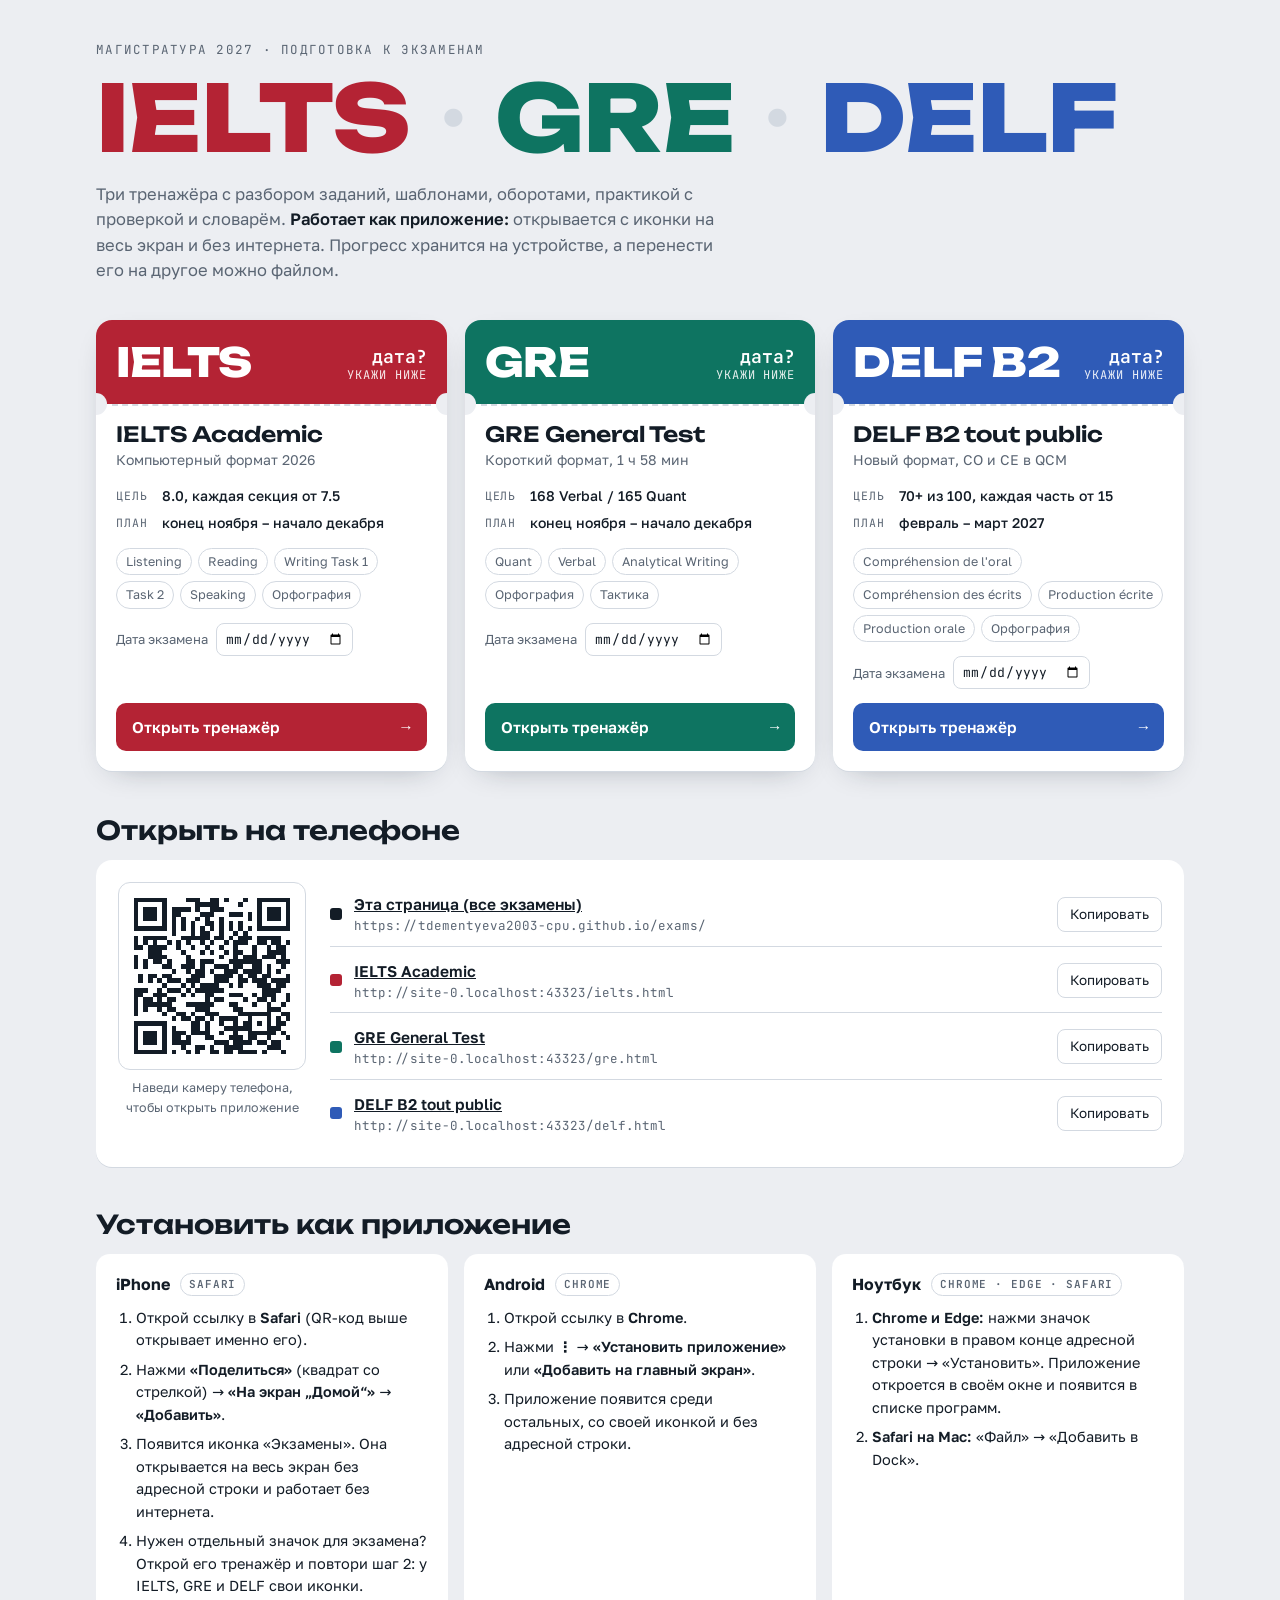
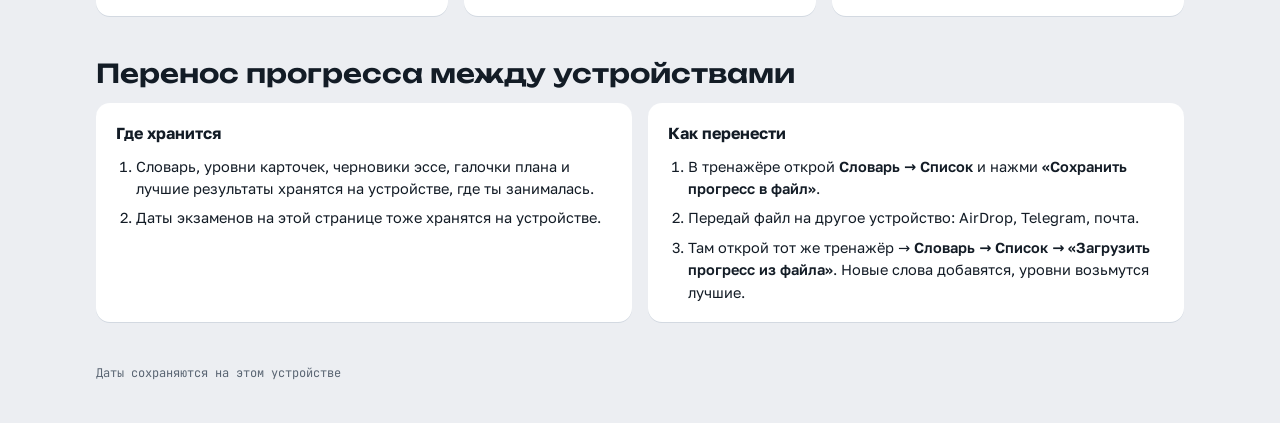
<file: index.html>
<!doctype html>
<html lang="ru">
<head>
<meta charset="utf-8">
<meta name="viewport" content="width=device-width,initial-scale=1,viewport-fit=cover">
<meta name="robots" content="noindex,nofollow">
<meta name="theme-color" content="#ECEEF2" media="(prefers-color-scheme: light)">
<meta name="theme-color" content="#0E131A" media="(prefers-color-scheme: dark)">
<meta name="apple-mobile-web-app-capable" content="yes">
<meta name="mobile-web-app-capable" content="yes">
<meta name="apple-mobile-web-app-status-bar-style" content="black-translucent">
<meta name="apple-mobile-web-app-title" content="Экзамены">
<link rel="manifest" href="manifest-exams.webmanifest">
<link rel="apple-touch-icon" href="icons/exams-180.png">
<link rel="icon" type="image/png" sizes="32x32" href="icons/exams-32.png">
<link rel="stylesheet" href="fonts.css">
<style>:root{padding-top:env(safe-area-inset-top,0px);padding-bottom:env(safe-area-inset-bottom,0px)}body{margin:0}img{max-width:100%}[hidden]{display:none!important}</style>
<title>Экзамены: IELTS · GRE · DELF</title>


<style>
/* Layout: cover hero → three admission tickets (stub with countdown | body) → phone hand-off (QR + links) → install steps */
:root{
  --bg:#ECEEF2; --surface:#FFFFFF; --surface-2:#E2E6EC; --ink:#131C26; --muted:#5A6573; --line:#D3D9E1;
  --ielts:#B42334; --gre:#0E7461; --delf:#2F5BB7; --on-acc:#FFFFFF;
  --f-display:"Unbounded","Golos Text",system-ui,sans-serif;
  --f-body:"Golos Text",system-ui,-apple-system,"Segoe UI",Roboto,sans-serif;
  --f-mono:"JetBrains Mono",ui-monospace,Menlo,Consolas,monospace;
}
@media (prefers-color-scheme: dark){
  :root:not([data-theme="light"]){
    --bg:#0E131A; --surface:#161D26; --surface-2:#1F2833; --ink:#E5EAF0; --muted:#97A2B0; --line:#2B3541;
    --ielts:#E0505F; --gre:#2FAE8F; --delf:#5C86E0; --on-acc:#0E131A; color-scheme:dark;
  }
}
:root[data-theme="dark"]{
  --bg:#0E131A; --surface:#161D26; --surface-2:#1F2833; --ink:#E5EAF0; --muted:#97A2B0; --line:#2B3541;
  --ielts:#E0505F; --gre:#2FAE8F; --delf:#5C86E0; --on-acc:#0E131A; color-scheme:dark;
}
*{box-sizing:border-box}
body{background:var(--bg);color:var(--ink);font-family:var(--f-body);font-size:15.5px;line-height:1.55;-webkit-font-smoothing:antialiased}
a{color:inherit}
:focus-visible{outline:2px solid var(--ink);outline-offset:3px;border-radius:6px}
.wrap{max-width:1120px;margin:0 auto;padding-left:max(16px,env(safe-area-inset-left,0px));padding-right:max(16px,env(safe-area-inset-right,0px))}

/* cover */
.cover{padding-block:40px 28px}
.eyebrow{font-family:var(--f-mono);font-size:12.5px;letter-spacing:.1em;text-transform:uppercase;color:var(--muted)}
h1{font-family:var(--f-display);font-weight:800;font-size:clamp(40px,8.4vw,92px);line-height:.98;letter-spacing:-.01em;margin:14px 0 18px;display:flex;flex-wrap:wrap;gap:0 .32em;align-items:baseline}
h1 .i{color:var(--ielts)} h1 .g{color:var(--gre)} h1 .d{color:var(--delf)}
h1 .dot{color:var(--line);font-weight:500}
.lede{max-width:62ch;color:var(--muted);font-size:16.5px;margin:0}
.lede b{color:var(--ink);font-weight:600}

/* tickets */
.tickets{display:grid;grid-template-columns:repeat(3,minmax(0,1fr));gap:18px;padding-block:8px 36px}
.ticket{--acc:var(--ielts);position:relative;display:grid;grid-template-rows:auto auto 1fr;background:var(--surface);border-radius:16px;overflow:hidden;box-shadow:0 1px 0 var(--line),0 10px 30px -18px rgba(20,30,45,.45);min-width:0}
.ticket.gre{--acc:var(--gre)} .ticket.delf{--acc:var(--delf)}
.stub{background:var(--acc);color:var(--on-acc);padding:22px 20px 22px;display:flex;justify-content:space-between;align-items:flex-end;gap:12px;position:relative}
.stub .code{font-family:var(--f-display);font-weight:800;font-size:clamp(30px,3.6vw,40px);line-height:1;letter-spacing:-.01em}
.stub .days{font-family:var(--f-mono);font-variant-numeric:tabular-nums;text-align:right;line-height:1}
.stub .days .n{display:block;font-size:32px;font-weight:600;letter-spacing:-.02em}
.stub .days .u{font-size:12px;letter-spacing:.08em;text-transform:uppercase;opacity:.9}
.stub .days.none .n{font-size:18px;font-weight:600;letter-spacing:0}
.perf{height:0;border-top:2px dashed var(--line);margin:0 16px}
.ticket::before,.ticket::after{content:"";position:absolute;width:22px;height:22px;border-radius:50%;background:var(--bg);top:calc(var(--stub-h,104px) - 11px);z-index:1}
.ticket::before{left:-11px} .ticket::after{right:-11px}
.body{padding:16px 20px 20px;display:flex;flex-direction:column;gap:14px}
.body h2{font-family:var(--f-display);font-weight:600;font-size:21px;line-height:1.2;margin:0}
.body .sub{color:var(--muted);font-size:14px;margin-top:2px}
.kv{display:grid;grid-template-columns:auto 1fr;gap:6px 14px;font-size:14px;margin:0}
.kv dt{font-family:var(--f-mono);font-size:11.5px;letter-spacing:.08em;text-transform:uppercase;color:var(--muted);padding-top:2px}
.kv dd{margin:0;font-weight:500}
.chips{display:flex;flex-wrap:wrap;gap:6px}
.chips span{font-size:12.5px;border:1px solid var(--line);border-radius:999px;padding:3px 9px;color:var(--muted)}
.date{display:flex;gap:8px;align-items:center;font-size:13px;color:var(--muted);flex-wrap:wrap}
.date input{border:1px solid var(--line);background:var(--surface);color:var(--ink);border-radius:8px;padding:6px 8px;font-family:var(--f-mono);font-size:13px}
.open{margin-top:auto;display:flex;justify-content:space-between;align-items:center;gap:10px;text-decoration:none;background:var(--acc);color:var(--on-acc);font-weight:600;padding:12px 16px;border-radius:10px}
.open:hover{filter:brightness(1.08)}
.open .arr{font-family:var(--f-mono)}

/* sections */
section.blk{padding-block:8px 34px}
h3{font-family:var(--f-display);font-weight:600;font-size:clamp(20px,2.6vw,26px);margin:0 0 14px;line-height:1.2}
.handoff{display:grid;grid-template-columns:auto minmax(0,1fr);gap:24px;background:var(--surface);border-radius:16px;padding:22px;box-shadow:0 1px 0 var(--line)}
.qr{width:188px;display:flex;flex-direction:column;gap:8px;align-items:center}
.qr .box{width:188px;height:188px;background:#FFFFFF;border-radius:12px;padding:10px;border:1px solid var(--line)}
.qr .box svg{display:block;width:100%;height:100%}
.qr .cap{font-size:12.5px;color:var(--muted);text-align:center}
.links{display:flex;flex-direction:column;gap:2px;min-width:0}
.lrow{display:grid;grid-template-columns:12px minmax(0,1fr) auto;gap:12px;align-items:center;padding:10px 0;border-bottom:1px solid var(--line)}
.lrow:last-child{border-bottom:0}
.lrow i{width:12px;height:12px;border-radius:3px;background:var(--ink)}
.lrow .t{font-weight:600}
.lrow .u{font-family:var(--f-mono);font-size:12.5px;color:var(--muted);overflow-wrap:anywhere;user-select:all}
.btn{border:1px solid var(--line);background:var(--surface);color:var(--ink);border-radius:8px;padding:6px 12px;font:inherit;font-size:13.5px;cursor:pointer;white-space:nowrap}
.btn:hover{border-color:var(--ink)}
.steps{display:grid;grid-template-columns:repeat(3,minmax(0,1fr));gap:16px}
.step{background:var(--surface);border-radius:14px;padding:18px 20px;box-shadow:0 1px 0 var(--line);min-width:0}
.step h4{margin:0 0 10px;font-size:16px;display:flex;gap:10px;align-items:center}
.step h4 .tag{font-family:var(--f-mono);font-size:11px;letter-spacing:.08em;text-transform:uppercase;color:var(--muted);border:1px solid var(--line);border-radius:999px;padding:2px 8px}
.step ol{margin:0;padding-left:20px;display:flex;flex-direction:column;gap:7px;font-size:14.5px}
.step b{font-weight:600}
.note{color:var(--muted);font-size:14px;max-width:80ch;margin:14px 0 0}
.sync{font-family:var(--f-mono);font-size:12px;color:var(--muted)}
.toast{position:fixed;left:50%;transform:translateX(-50%);bottom:calc(20px + env(safe-area-inset-bottom,0px));background:var(--ink);color:var(--bg);padding:10px 16px;border-radius:10px;font-size:14px;z-index:50}
footer{padding-block:6px 40px;color:var(--muted);font-size:13px}
.icons{display:grid;grid-template-columns:repeat(4,minmax(0,1fr));gap:16px;margin-bottom:18px}
.icon{background:var(--surface);border-radius:14px;padding:16px 14px;display:flex;flex-direction:column;gap:10px;align-items:center;box-shadow:0 1px 0 var(--line);min-width:0}
.icon img{width:100%;max-width:148px;aspect-ratio:1;border-radius:22%;display:block;-webkit-touch-callout:default}
.icon .nm{font-weight:600;font-size:14px}
.steps.two{grid-template-columns:repeat(2,minmax(0,1fr))}

@media (max-width:900px){
  .tickets{grid-template-columns:minmax(0,1fr)}
  .steps,.steps.two{grid-template-columns:minmax(0,1fr)}
}
@media (max-width:620px){
  .handoff{grid-template-columns:minmax(0,1fr)}
  .qr{width:100%}
  .icons{grid-template-columns:repeat(2,minmax(0,1fr))}
  .cover{padding-block:26px 18px}
}
@media (prefers-reduced-motion:reduce){*{transition:none!important}}
</style>

</head>
<body>
<div class="wrap">
  <header class="cover">
    <div class="eyebrow">Магистратура 2027 · подготовка к экзаменам</div>
    <h1 aria-label="IELTS, GRE, DELF"><span class="i">IELTS</span><span class="dot">·</span><span class="g">GRE</span><span class="dot">·</span><span class="d">DELF</span></h1>
    <p class="lede">Три тренажёра с разбором заданий, шаблонами, оборотами, практикой с проверкой и словарём. <b>Работает как приложение:</b> открывается с иконки на весь экран и без интернета. Прогресс хранится на устройстве, а перенести его на другое можно файлом.</p>
  </header>

  <div class="tickets" id="tickets"></div>

  <section class="blk" aria-labelledby="h-phone">
    <h3 id="h-phone">Открыть на телефоне</h3>
    <div class="handoff">
      <div class="qr">
        <div class="box" role="img" aria-label="QR-код со ссылкой на эту страницу"><svg viewBox="0 0 35 35" xmlns="http://www.w3.org/2000/svg" shape-rendering="crispEdges"><rect width="35" height="35" fill="#FFFFFF"/><path d="M1,1h1v1h-1zM2,1h1v1h-1zM3,1h1v1h-1zM4,1h1v1h-1zM5,1h1v1h-1zM6,1h1v1h-1zM7,1h1v1h-1zM12,1h1v1h-1zM13,1h1v1h-1zM14,1h1v1h-1zM17,1h1v1h-1zM18,1h1v1h-1zM20,1h1v1h-1zM24,1h1v1h-1zM27,1h1v1h-1zM28,1h1v1h-1zM29,1h1v1h-1zM30,1h1v1h-1zM31,1h1v1h-1zM32,1h1v1h-1zM33,1h1v1h-1zM1,2h1v1h-1zM7,2h1v1h-1zM14,2h1v1h-1zM15,2h1v1h-1zM16,2h1v1h-1zM17,2h1v1h-1zM18,2h1v1h-1zM23,2h1v1h-1zM27,2h1v1h-1zM33,2h1v1h-1zM1,3h1v1h-1zM3,3h1v1h-1zM4,3h1v1h-1zM5,3h1v1h-1zM7,3h1v1h-1zM9,3h1v1h-1zM10,3h1v1h-1zM11,3h1v1h-1zM12,3h1v1h-1zM14,3h1v1h-1zM17,3h1v1h-1zM18,3h1v1h-1zM19,3h1v1h-1zM27,3h1v1h-1zM29,3h1v1h-1zM30,3h1v1h-1zM31,3h1v1h-1zM33,3h1v1h-1zM1,4h1v1h-1zM3,4h1v1h-1zM4,4h1v1h-1zM5,4h1v1h-1zM7,4h1v1h-1zM9,4h1v1h-1zM10,4h1v1h-1zM15,4h1v1h-1zM16,4h1v1h-1zM17,4h1v1h-1zM21,4h1v1h-1zM22,4h1v1h-1zM23,4h1v1h-1zM25,4h1v1h-1zM27,4h1v1h-1zM29,4h1v1h-1zM30,4h1v1h-1zM31,4h1v1h-1zM33,4h1v1h-1zM1,5h1v1h-1zM3,5h1v1h-1zM4,5h1v1h-1zM5,5h1v1h-1zM7,5h1v1h-1zM9,5h1v1h-1zM11,5h1v1h-1zM14,5h1v1h-1zM16,5h1v1h-1zM19,5h1v1h-1zM25,5h1v1h-1zM27,5h1v1h-1zM29,5h1v1h-1zM30,5h1v1h-1zM31,5h1v1h-1zM33,5h1v1h-1zM1,6h1v1h-1zM7,6h1v1h-1zM9,6h1v1h-1zM11,6h1v1h-1zM13,6h1v1h-1zM16,6h1v1h-1zM17,6h1v1h-1zM19,6h1v1h-1zM21,6h1v1h-1zM23,6h1v1h-1zM27,6h1v1h-1zM33,6h1v1h-1zM1,7h1v1h-1zM2,7h1v1h-1zM3,7h1v1h-1zM4,7h1v1h-1zM5,7h1v1h-1zM6,7h1v1h-1zM7,7h1v1h-1zM9,7h1v1h-1zM11,7h1v1h-1zM13,7h1v1h-1zM15,7h1v1h-1zM17,7h1v1h-1zM19,7h1v1h-1zM21,7h1v1h-1zM23,7h1v1h-1zM25,7h1v1h-1zM27,7h1v1h-1zM28,7h1v1h-1zM29,7h1v1h-1zM30,7h1v1h-1zM31,7h1v1h-1zM32,7h1v1h-1zM33,7h1v1h-1zM9,8h1v1h-1zM13,8h1v1h-1zM15,8h1v1h-1zM16,8h1v1h-1zM19,8h1v1h-1zM22,8h1v1h-1zM24,8h1v1h-1zM1,9h1v1h-1zM3,9h1v1h-1zM4,9h1v1h-1zM5,9h1v1h-1zM6,9h1v1h-1zM7,9h1v1h-1zM11,9h1v1h-1zM12,9h1v1h-1zM13,9h1v1h-1zM14,9h1v1h-1zM15,9h1v1h-1zM16,9h1v1h-1zM18,9h1v1h-1zM19,9h1v1h-1zM21,9h1v1h-1zM23,9h1v1h-1zM24,9h1v1h-1zM25,9h1v1h-1zM27,9h1v1h-1zM28,9h1v1h-1zM29,9h1v1h-1zM30,9h1v1h-1zM31,9h1v1h-1zM1,10h1v1h-1zM3,10h1v1h-1zM5,10h1v1h-1zM8,10h1v1h-1zM10,10h1v1h-1zM12,10h1v1h-1zM15,10h1v1h-1zM17,10h1v1h-1zM20,10h1v1h-1zM22,10h1v1h-1zM23,10h1v1h-1zM24,10h1v1h-1zM27,10h1v1h-1zM28,10h1v1h-1zM30,10h1v1h-1zM31,10h1v1h-1zM33,10h1v1h-1zM1,11h1v1h-1zM2,11h1v1h-1zM4,11h1v1h-1zM5,11h1v1h-1zM6,11h1v1h-1zM7,11h1v1h-1zM10,11h1v1h-1zM13,11h1v1h-1zM16,11h1v1h-1zM19,11h1v1h-1zM22,11h1v1h-1zM26,11h1v1h-1zM29,11h1v1h-1zM31,11h1v1h-1zM32,11h1v1h-1zM4,12h1v1h-1zM5,12h1v1h-1zM6,12h1v1h-1zM11,12h1v1h-1zM15,12h1v1h-1zM17,12h1v1h-1zM20,12h1v1h-1zM22,12h1v1h-1zM23,12h1v1h-1zM26,12h1v1h-1zM29,12h1v1h-1zM30,12h1v1h-1zM31,12h1v1h-1zM32,12h1v1h-1zM1,13h1v1h-1zM4,13h1v1h-1zM5,13h1v1h-1zM6,13h1v1h-1zM7,13h1v1h-1zM12,13h1v1h-1zM19,13h1v1h-1zM22,13h1v1h-1zM24,13h1v1h-1zM25,13h1v1h-1zM26,13h1v1h-1zM28,13h1v1h-1zM29,13h1v1h-1zM30,13h1v1h-1zM32,13h1v1h-1zM1,14h1v1h-1zM3,14h1v1h-1zM5,14h1v1h-1zM6,14h1v1h-1zM8,14h1v1h-1zM12,14h1v1h-1zM13,14h1v1h-1zM15,14h1v1h-1zM16,14h1v1h-1zM17,14h1v1h-1zM21,14h1v1h-1zM22,14h1v1h-1zM23,14h1v1h-1zM24,14h1v1h-1zM25,14h1v1h-1zM26,14h1v1h-1zM27,14h1v1h-1zM31,14h1v1h-1zM32,14h1v1h-1zM33,14h1v1h-1zM1,15h1v1h-1zM3,15h1v1h-1zM7,15h1v1h-1zM8,15h1v1h-1zM11,15h1v1h-1zM12,15h1v1h-1zM13,15h1v1h-1zM15,15h1v1h-1zM18,15h1v1h-1zM19,15h1v1h-1zM20,15h1v1h-1zM22,15h1v1h-1zM23,15h1v1h-1zM26,15h1v1h-1zM27,15h1v1h-1zM29,15h1v1h-1zM32,15h1v1h-1zM9,16h1v1h-1zM12,16h1v1h-1zM14,16h1v1h-1zM15,16h1v1h-1zM17,16h1v1h-1zM20,16h1v1h-1zM21,16h1v1h-1zM22,16h1v1h-1zM24,16h1v1h-1zM25,16h1v1h-1zM26,16h1v1h-1zM27,16h1v1h-1zM29,16h1v1h-1zM31,16h1v1h-1zM2,17h1v1h-1zM4,17h1v1h-1zM5,17h1v1h-1zM7,17h1v1h-1zM8,17h1v1h-1zM13,17h1v1h-1zM14,17h1v1h-1zM15,17h1v1h-1zM18,17h1v1h-1zM19,17h1v1h-1zM20,17h1v1h-1zM21,17h1v1h-1zM23,17h1v1h-1zM25,17h1v1h-1zM26,17h1v1h-1zM28,17h1v1h-1zM29,17h1v1h-1zM33,17h1v1h-1zM2,18h1v1h-1zM4,18h1v1h-1zM6,18h1v1h-1zM8,18h1v1h-1zM9,18h1v1h-1zM10,18h1v1h-1zM12,18h1v1h-1zM13,18h1v1h-1zM14,18h1v1h-1zM18,18h1v1h-1zM19,18h1v1h-1zM20,18h1v1h-1zM23,18h1v1h-1zM24,18h1v1h-1zM26,18h1v1h-1zM27,18h1v1h-1zM28,18h1v1h-1zM30,18h1v1h-1zM31,18h1v1h-1zM32,18h1v1h-1zM33,18h1v1h-1zM7,19h1v1h-1zM11,19h1v1h-1zM13,19h1v1h-1zM15,19h1v1h-1zM16,19h1v1h-1zM17,19h1v1h-1zM18,19h1v1h-1zM21,19h1v1h-1zM23,19h1v1h-1zM27,19h1v1h-1zM28,19h1v1h-1zM29,19h1v1h-1zM31,19h1v1h-1zM32,19h1v1h-1zM1,20h1v1h-1zM2,20h1v1h-1zM3,20h1v1h-1zM6,20h1v1h-1zM8,20h1v1h-1zM9,20h1v1h-1zM10,20h1v1h-1zM12,20h1v1h-1zM14,20h1v1h-1zM15,20h1v1h-1zM16,20h1v1h-1zM17,20h1v1h-1zM18,20h1v1h-1zM19,20h1v1h-1zM28,20h1v1h-1zM29,20h1v1h-1zM30,20h1v1h-1zM31,20h1v1h-1zM1,21h1v1h-1zM2,21h1v1h-1zM5,21h1v1h-1zM6,21h1v1h-1zM7,21h1v1h-1zM11,21h1v1h-1zM13,21h1v1h-1zM16,21h1v1h-1zM17,21h1v1h-1zM21,21h1v1h-1zM22,21h1v1h-1zM23,21h1v1h-1zM26,21h1v1h-1zM28,21h1v1h-1zM29,21h1v1h-1zM30,21h1v1h-1zM33,21h1v1h-1zM1,22h1v1h-1zM3,22h1v1h-1zM4,22h1v1h-1zM6,22h1v1h-1zM8,22h1v1h-1zM9,22h1v1h-1zM16,22h1v1h-1zM18,22h1v1h-1zM19,22h1v1h-1zM24,22h1v1h-1zM27,22h1v1h-1zM28,22h1v1h-1zM30,22h1v1h-1zM33,22h1v1h-1zM1,23h1v1h-1zM3,23h1v1h-1zM4,23h1v1h-1zM5,23h1v1h-1zM6,23h1v1h-1zM7,23h1v1h-1zM8,23h1v1h-1zM12,23h1v1h-1zM13,23h1v1h-1zM14,23h1v1h-1zM15,23h1v1h-1zM16,23h1v1h-1zM17,23h1v1h-1zM21,23h1v1h-1zM22,23h1v1h-1zM26,23h1v1h-1zM29,23h1v1h-1zM32,23h1v1h-1zM1,24h1v1h-1zM3,24h1v1h-1zM6,24h1v1h-1zM8,24h1v1h-1zM9,24h1v1h-1zM14,24h1v1h-1zM15,24h1v1h-1zM16,24h1v1h-1zM22,24h1v1h-1zM23,24h1v1h-1zM29,24h1v1h-1zM30,24h1v1h-1zM31,24h1v1h-1zM1,25h1v1h-1zM7,25h1v1h-1zM10,25h1v1h-1zM11,25h1v1h-1zM13,25h1v1h-1zM16,25h1v1h-1zM17,25h1v1h-1zM18,25h1v1h-1zM23,25h1v1h-1zM24,25h1v1h-1zM25,25h1v1h-1zM26,25h1v1h-1zM27,25h1v1h-1zM28,25h1v1h-1zM29,25h1v1h-1zM32,25h1v1h-1zM33,25h1v1h-1zM9,26h1v1h-1zM11,26h1v1h-1zM12,26h1v1h-1zM14,26h1v1h-1zM15,26h1v1h-1zM17,26h1v1h-1zM19,26h1v1h-1zM20,26h1v1h-1zM21,26h1v1h-1zM22,26h1v1h-1zM25,26h1v1h-1zM29,26h1v1h-1zM31,26h1v1h-1zM33,26h1v1h-1zM1,27h1v1h-1zM2,27h1v1h-1zM3,27h1v1h-1zM4,27h1v1h-1zM5,27h1v1h-1zM6,27h1v1h-1zM7,27h1v1h-1zM13,27h1v1h-1zM14,27h1v1h-1zM16,27h1v1h-1zM19,27h1v1h-1zM22,27h1v1h-1zM24,27h1v1h-1zM25,27h1v1h-1zM27,27h1v1h-1zM29,27h1v1h-1zM31,27h1v1h-1zM32,27h1v1h-1zM1,28h1v1h-1zM7,28h1v1h-1zM9,28h1v1h-1zM13,28h1v1h-1zM14,28h1v1h-1zM16,28h1v1h-1zM20,28h1v1h-1zM21,28h1v1h-1zM22,28h1v1h-1zM23,28h1v1h-1zM24,28h1v1h-1zM25,28h1v1h-1zM29,28h1v1h-1zM30,28h1v1h-1zM31,28h1v1h-1zM1,29h1v1h-1zM3,29h1v1h-1zM4,29h1v1h-1zM5,29h1v1h-1zM7,29h1v1h-1zM9,29h1v1h-1zM10,29h1v1h-1zM11,29h1v1h-1zM13,29h1v1h-1zM14,29h1v1h-1zM15,29h1v1h-1zM16,29h1v1h-1zM19,29h1v1h-1zM22,29h1v1h-1zM25,29h1v1h-1zM26,29h1v1h-1zM27,29h1v1h-1zM28,29h1v1h-1zM29,29h1v1h-1zM30,29h1v1h-1zM32,29h1v1h-1zM1,30h1v1h-1zM3,30h1v1h-1zM4,30h1v1h-1zM5,30h1v1h-1zM7,30h1v1h-1zM9,30h1v1h-1zM10,30h1v1h-1zM12,30h1v1h-1zM16,30h1v1h-1zM17,30h1v1h-1zM21,30h1v1h-1zM22,30h1v1h-1zM23,30h1v1h-1zM25,30h1v1h-1zM26,30h1v1h-1zM29,30h1v1h-1zM33,30h1v1h-1zM1,31h1v1h-1zM3,31h1v1h-1zM4,31h1v1h-1zM5,31h1v1h-1zM7,31h1v1h-1zM9,31h1v1h-1zM10,31h1v1h-1zM11,31h1v1h-1zM12,31h1v1h-1zM18,31h1v1h-1zM19,31h1v1h-1zM20,31h1v1h-1zM22,31h1v1h-1zM23,31h1v1h-1zM24,31h1v1h-1zM25,31h1v1h-1zM27,31h1v1h-1zM28,31h1v1h-1zM30,31h1v1h-1zM31,31h1v1h-1zM1,32h1v1h-1zM7,32h1v1h-1zM11,32h1v1h-1zM14,32h1v1h-1zM15,32h1v1h-1zM17,32h1v1h-1zM20,32h1v1h-1zM21,32h1v1h-1zM22,32h1v1h-1zM23,32h1v1h-1zM29,32h1v1h-1zM30,32h1v1h-1zM31,32h1v1h-1zM1,33h1v1h-1zM2,33h1v1h-1zM3,33h1v1h-1zM4,33h1v1h-1zM5,33h1v1h-1zM6,33h1v1h-1zM7,33h1v1h-1zM9,33h1v1h-1zM12,33h1v1h-1zM14,33h1v1h-1zM17,33h1v1h-1zM18,33h1v1h-1zM20,33h1v1h-1zM21,33h1v1h-1zM23,33h1v1h-1zM24,33h1v1h-1zM25,33h1v1h-1zM26,33h1v1h-1zM28,33h1v1h-1zM32,33h1v1h-1z" fill="#131C26"/></svg></div>
        <div class="cap">Наведи камеру телефона, чтобы открыть приложение</div>
      </div>
      <div class="links" id="links"></div>
    </div>
  </section>

  <section class="blk" aria-labelledby="h-install">
    <h3 id="h-install">Установить как приложение</h3>
    <div class="steps">
      <div class="step">
        <h4>iPhone <span class="tag">Safari</span></h4>
        <ol>
          <li>Открой ссылку в <b>Safari</b> (QR-код выше открывает именно его).</li>
          <li>Нажми <b>«Поделиться»</b> (квадрат со стрелкой) → <b>«На экран „Домой“»</b> → <b>«Добавить»</b>.</li>
          <li>Появится иконка «Экзамены». Она открывается на весь экран без адресной строки и работает без интернета.</li>
          <li>Нужен отдельный значок для экзамена? Открой его тренажёр и повтори шаг 2: у IELTS, GRE и DELF свои иконки.</li>
        </ol>
      </div>
      <div class="step">
        <h4>Android <span class="tag">Chrome</span></h4>
        <ol>
          <li>Открой ссылку в <b>Chrome</b>.</li>
          <li>Нажми <b>⋮</b> → <b>«Установить приложение»</b> или <b>«Добавить на главный экран»</b>.</li>
          <li>Приложение появится среди остальных, со своей иконкой и без адресной строки.</li>
        </ol>
      </div>
      <div class="step">
        <h4>Ноутбук <span class="tag">Chrome · Edge · Safari</span></h4>
        <ol>
          <li><b>Chrome и Edge:</b> нажми значок установки в правом конце адресной строки → «Установить». Приложение откроется в своём окне и появится в списке программ.</li>
          <li><b>Safari на Mac:</b> «Файл» → «Добавить в Dock».</li>
        </ol>
      </div>
    </div>
  </section>

  <section class="blk" aria-labelledby="h-sync">
    <h3 id="h-sync">Перенос прогресса между устройствами</h3>
    <div class="steps two">
      <div class="step">
        <h4>Где хранится</h4>
        <ol>
          <li>Словарь, уровни карточек, черновики эссе, галочки плана и лучшие результаты хранятся на устройстве, где ты занималась.</li>
          <li>Даты экзаменов на этой странице тоже хранятся на устройстве.</li>
        </ol>
      </div>
      <div class="step">
        <h4>Как перенести</h4>
        <ol>
          <li>В тренажёре открой <b>Словарь → Список</b> и нажми <b>«Сохранить прогресс в файл»</b>.</li>
          <li>Передай файл на другое устройство: AirDrop, Telegram, почта.</li>
          <li>Там открой тот же тренажёр → <b>Словарь → Список → «Загрузить прогресс из файла»</b>. Новые слова добавятся, уровни возьмутся лучшие.</li>
        </ol>
      </div>
    </div>
  </section>

  <footer><span class="sync" id="sync">Даты сохраняются на этом устройстве</span></footer>
</div>

<script>
(function(){
"use strict";
const HUB = "https://tdementyeva2003-cpu.github.io/exams/";
const EX = [
  {k:"ielts", code:"IELTS", name:"IELTS Academic", sub:"Компьютерный формат 2026", target:"8.0, каждая секция от 7.5", plan:"конец ноября – начало декабря", parts:["Listening","Reading","Writing Task 1","Task 2","Speaking","Орфография"], url:"ielts.html"},
  {k:"gre", code:"GRE", name:"GRE General Test", sub:"Короткий формат, 1 ч 58 мин", target:"168 Verbal / 165 Quant", plan:"конец ноября – начало декабря", parts:["Quant","Verbal","Analytical Writing","Орфография","Тактика"], url:"gre.html"},
  {k:"delf", code:"DELF B2", name:"DELF B2 tout public", sub:"Новый формат, CO и CE в QCM", target:"70+ из 100, каждая часть от 15", plan:"февраль – март 2027", parts:["Compréhension de l'oral","Compréhension des écrits","Production écrite","Production orale","Орфография"], url:"delf.html"}
];
function h(tag, a){ const el=document.createElement(tag); if(a) for(const k in a){ const v=a[k]; if(v==null) continue; if(k==="text") el.textContent=v; else if(k.startsWith("on")) el.addEventListener(k.slice(2),v); else el.setAttribute(k,v);} for(let i=2;i<arguments.length;i++){ const c=arguments[i]; if(c==null) continue; Array.isArray(c)?c.forEach(x=>x!=null&&el.append(x)):el.append(c);} return el; }
const LS={get(k,d){try{const v=localStorage.getItem("hub:"+k);return v==null?d:JSON.parse(v);}catch(e){return d;}},set(k,v){try{localStorage.setItem("hub:"+k,JSON.stringify(v));}catch(e){}}};
let dates = LS.get("dates", {});
let toastT;
function toast(m){ let t=document.querySelector(".toast"); if(!t){t=h("div",{class:"toast",role:"status"});document.body.append(t);} t.textContent=m; t.hidden=false; clearTimeout(toastT); toastT=setTimeout(()=>t.hidden=true,2400); }
function copy(text, btn){
  const ok=()=>{ const o=btn.textContent; btn.textContent="Скопировано"; setTimeout(()=>btn.textContent=o,1400); };
  const fb=()=>{ const ta=h("textarea",{style:"position:fixed;top:0;left:0;opacity:0"}); ta.value=text; document.body.append(ta); ta.select(); try{document.execCommand("copy");ok();}catch(e){toast("Выдели ссылку и скопируй вручную");} ta.remove(); };
  try{ navigator.clipboard.writeText(text).then(ok,fb); }catch(e){ fb(); }
}
function daysTo(d){ if(!d) return null; return Math.ceil((new Date(d+"T09:00:00") - new Date())/86400000); }
function plural(n){ const a=Math.abs(n)%100, b=a%10; if(a>10&&a<20) return "дней"; if(b===1) return "день"; if(b>=2&&b<=4) return "дня"; return "дней"; }

const tickets=document.getElementById("tickets");
const stubs={};
EX.forEach(e=>{
  const days=h("div",{class:"days"});
  const stub=h("div",{class:"stub"}, h("div",{class:"code",text:e.code}), days);
  stubs[e.k]=days;
  const inp=h("input",{type:"date",id:"d-"+e.k,"aria-label":"Дата экзамена "+e.code});
  if(dates[e.k]) inp.value=dates[e.k];
  inp.addEventListener("change",()=>{ dates=Object.assign({},dates,{[e.k]:inp.value}); LS.set("dates",dates); drawDays(); saveDb(); });
  const body=h("div",{class:"body"},
    h("div",null,h("h2",{text:e.name}),h("div",{class:"sub",text:e.sub})),
    h("dl",{class:"kv"},h("dt",{text:"Цель"}),h("dd",{text:e.target}),h("dt",{text:"План"}),h("dd",{text:e.plan})),
    h("div",{class:"chips"},e.parts.map(p=>h("span",{text:p}))),
    h("label",{class:"date",for:inp.id},"Дата экзамена",inp),
    h("a",{class:"open",href:e.url},h("span",{text:"Открыть тренажёр"}),h("span",{class:"arr",text:"→"}))
  );
  tickets.append(h("article",{class:"ticket "+e.k},stub,h("div",{class:"perf","aria-hidden":"true"}),body));
});
function drawDays(){
  EX.forEach(e=>{
    const el=stubs[e.k]; el.innerHTML=""; const n=daysTo(dates[e.k]);
    if(n==null){ el.className="days none"; el.append(h("span",{class:"n",text:"дата?"}),h("span",{class:"u",text:"укажи ниже"})); }
    else if(n>0){ el.className="days"; el.append(h("span",{class:"n",text:String(n)}),h("span",{class:"u",text:plural(n)+" до экзамена"})); }
    else if(n===0){ el.className="days none"; el.append(h("span",{class:"n",text:"сегодня"}),h("span",{class:"u",text:"удачи!"})); }
    else { el.className="days none"; el.append(h("span",{class:"n",text:"сдан"}),h("span",{class:"u",text:"экзамен прошёл"})); }
  });
  requestAnimationFrame(()=>{ document.querySelectorAll(".ticket").forEach(t=>{ const s=t.querySelector(".stub"); t.style.setProperty("--stub-h", s.offsetHeight+"px"); }); });
}
drawDays();
window.addEventListener("resize",drawDays);

const links=document.getElementById("links");
const rows=[{t:"Эта страница (все экзамены)",u:HUB,c:"var(--ink)"}].concat(EX.map(e=>({t:e.name,u:new URL(e.url, location.href).href,c:"var(--"+e.k+")"})));
rows.forEach(r=>{
  if(!r.u || r.u.indexOf("http")!==0) return;
  const b=h("button",{class:"btn",type:"button"},"Копировать"); b.addEventListener("click",()=>copy(r.u,b));
  const sw=h("i"); sw.style.background=r.c;
  links.append(h("div",{class:"lrow"},sw,h("div",{style:"min-width:0"},h("a",{class:"t",href:r.u,text:r.t}),h("div",{class:"u",text:r.u})),b));
});

/* icon downloads */
function dataUriToBlob(u){ const i=u.indexOf(","); const bin=atob(u.slice(i+1)); const a=new Uint8Array(bin.length); for(let j=0;j<bin.length;j++) a[j]=bin.charCodeAt(j); return new Blob([a],{type:"image/png"}); }
document.querySelectorAll(".icon").forEach(card=>{
  const img=card.querySelector("img"), btn=card.querySelector("button");
  btn.addEventListener("click", async ()=>{
    let dl=null;
    try{ if(window.claude && typeof window.claude.use==="function") dl=await window.claude.use("downloads"); }catch(e){ dl=null; }
    if(!dl){ toast("Нажми на картинку и удерживай, чтобы сохранить её"); return; }
    try{ await dl.save({filename: img.dataset.file, data: dataUriToBlob(img.src)}); toast("Иконка сохранена"); }
    catch(e){ if(!e || e.code!=="declined") toast("Не получилось скачать: нажми на картинку и удерживай"); }
  });
});

/* dates sync through the page's database */
let db=null, writing=Promise.resolve();
function saveDb(){
  if(!db) return;
  const body={dates:Object.assign({},dates), t:Date.now()};
  writing=writing.then(()=>db.doc("settings/dates").set(body)).catch(()=>{ document.getElementById("sync").textContent="Даты сохраняются на этом устройстве"; });
}
(async()=>{
  try{ if(window.claude && typeof window.claude.use==="function") db=await window.claude.use("db"); }catch(e){ db=null; }
  if(!db) return;
  document.getElementById("sync").textContent="Даты синхронизируются между устройствами";
  db.doc("settings/dates").onSnapshot(s=>{
    if(!s.exists){ if(Object.keys(dates).length) saveDb(); return; }
    const d=(s.data()||{}).dates||{};
    dates=Object.assign({},d); LS.set("dates",dates);
    EX.forEach(e=>{ const i=document.getElementById("d-"+e.k); if(i && i.value!==(dates[e.k]||"")) i.value=dates[e.k]||""; });
    drawDays();
  },()=>{});
})();
})();
</script>
<script>
if ("serviceWorker" in navigator) { window.addEventListener("load", function(){ navigator.serviceWorker.register("sw.js").catch(function(){}); }); }
</script>
</body>
</html>
</file>
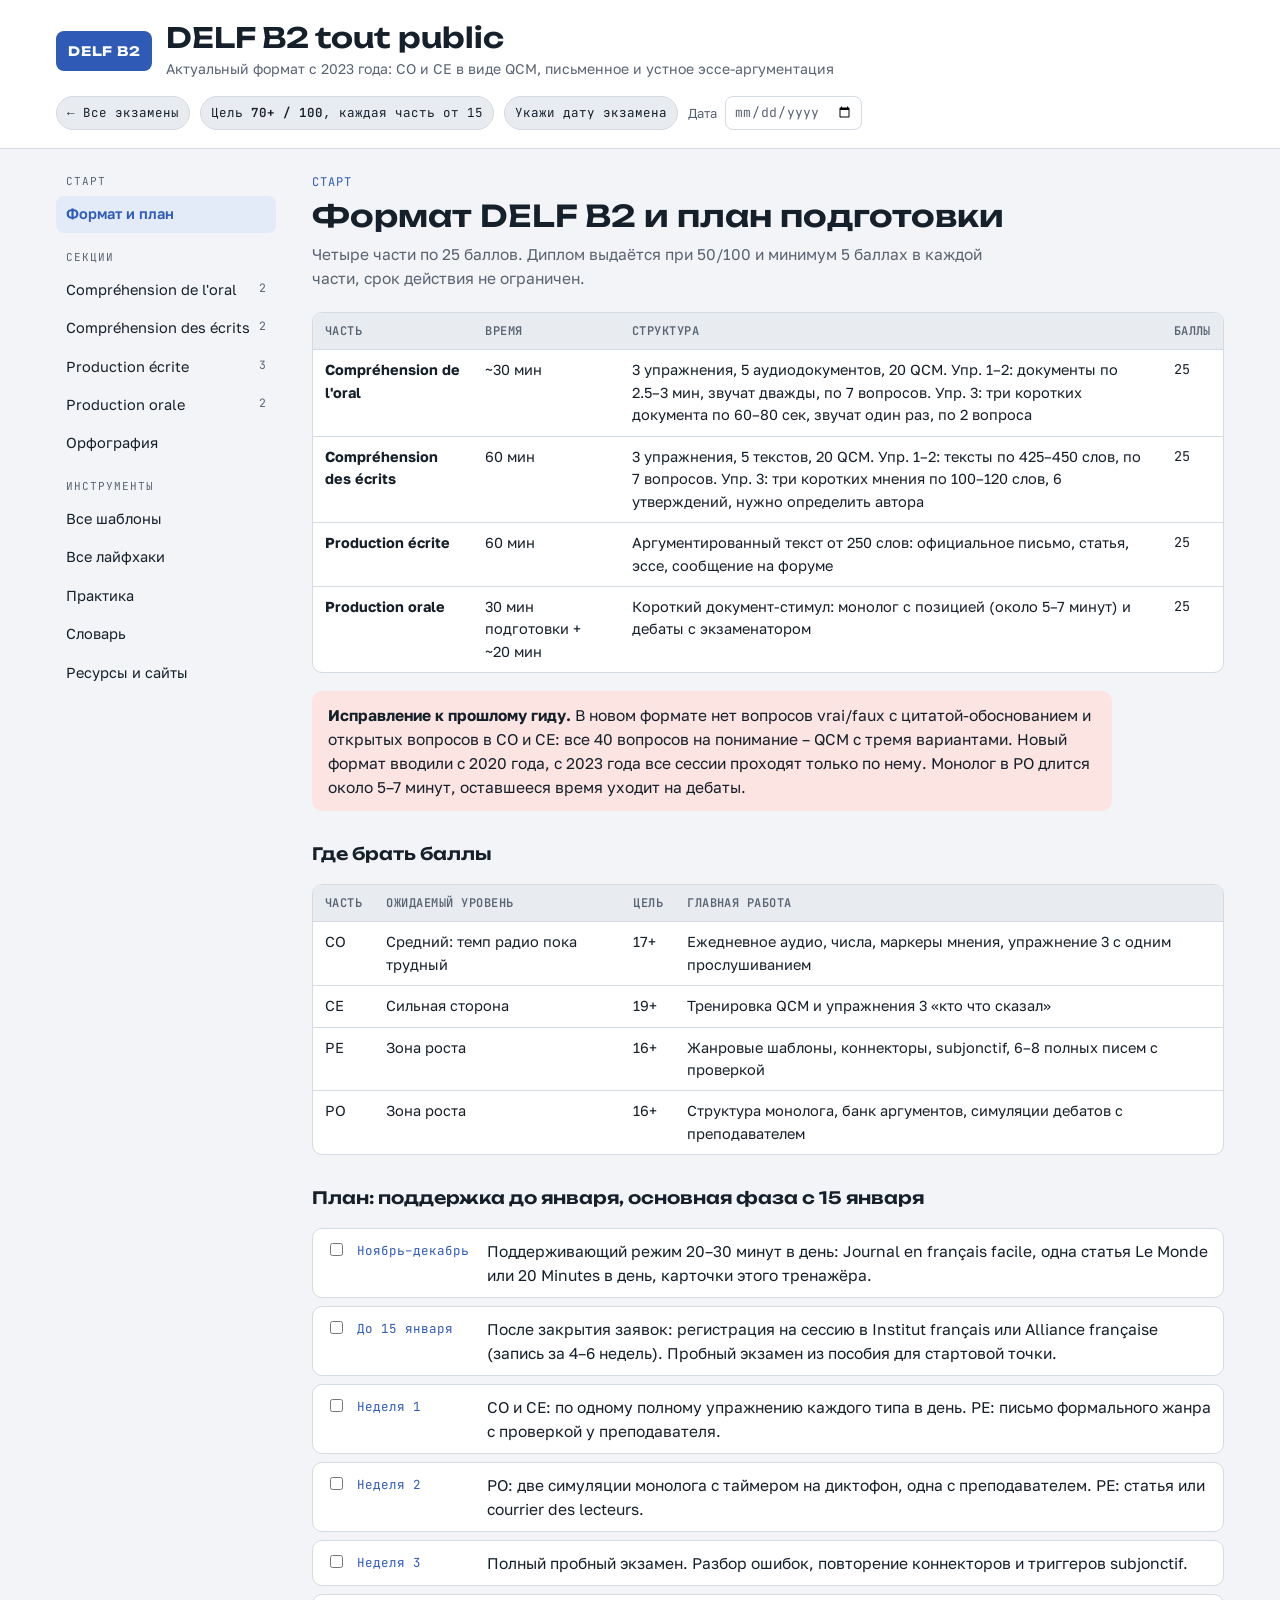
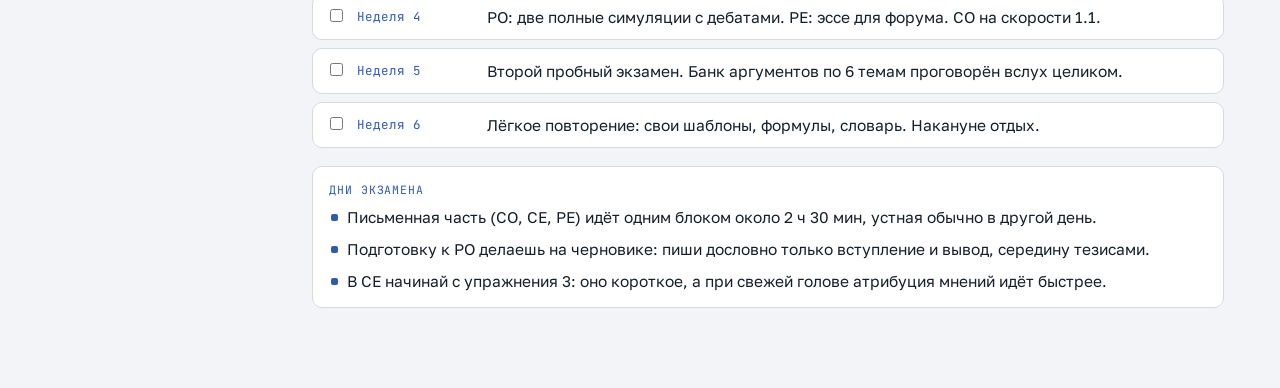
<file: delf.html>
<!doctype html>
<html lang="ru">
<head>
<meta charset="utf-8">
<meta name="viewport" content="width=device-width,initial-scale=1,viewport-fit=cover">
<meta name="robots" content="noindex,nofollow">
<meta name="theme-color" content="#F2F4F7" media="(prefers-color-scheme: light)">
<meta name="theme-color" content="#0F141A" media="(prefers-color-scheme: dark)">
<meta name="apple-mobile-web-app-capable" content="yes">
<meta name="mobile-web-app-capable" content="yes">
<meta name="apple-mobile-web-app-status-bar-style" content="black-translucent">
<meta name="apple-mobile-web-app-title" content="DELF B2">
<link rel="manifest" href="manifest-delf.webmanifest">
<link rel="apple-touch-icon" href="icons/delf-180.png">
<link rel="icon" type="image/png" sizes="32x32" href="icons/delf-32.png">
<link rel="stylesheet" href="fonts.css">
<style>:root{padding-top:env(safe-area-inset-top,0px);padding-bottom:env(safe-area-inset-bottom,0px)}body{margin:0}img{max-width:100%}[hidden]{display:none!important}</style>
<title>Тренажёр DELF B2</title>
<link rel="stylesheet" href="app/engine.css">
<style>
:root{--accent:#2F5BB7;--accent-soft:#E3EAF8;--accent-ink:#FFFFFF}
@media (prefers-color-scheme: dark){:root:not([data-theme="light"]){--accent:#88A9F2;--accent-soft:#1C2742;--accent-ink:#0F141A}}
:root[data-theme="dark"]{--accent:#88A9F2;--accent-soft:#1C2742;--accent-ink:#0F141A}
</style>
</head>
<body>
<script>window.APP = true; window.HUB_URL = "./";</script>
<script src="content/delf.js"></script>
<script src="content/delf-more.js"></script>
<script src="app/engine.js"></script>
<script>
if ("serviceWorker" in navigator) { window.addEventListener("load", function(){ navigator.serviceWorker.register("sw.js").catch(function(){}); }); }
</script>
</body>
</html>
</file>
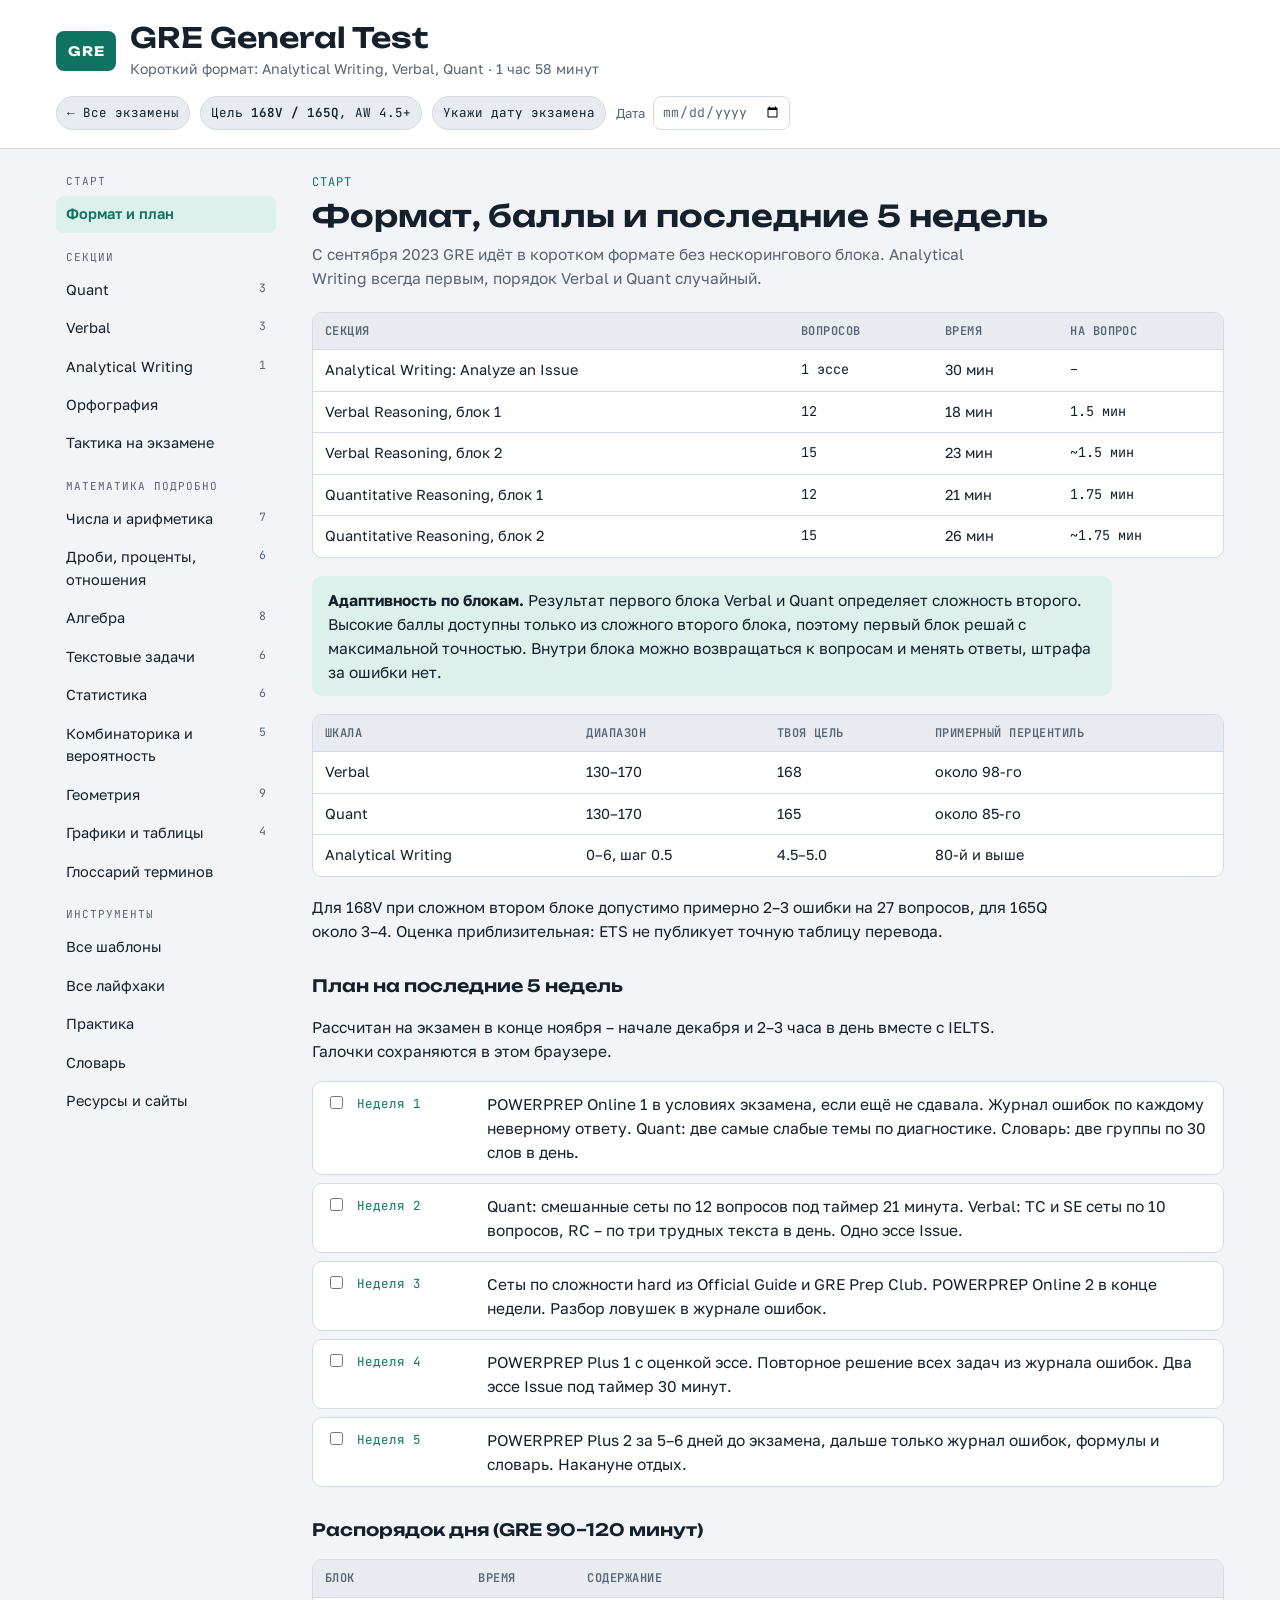
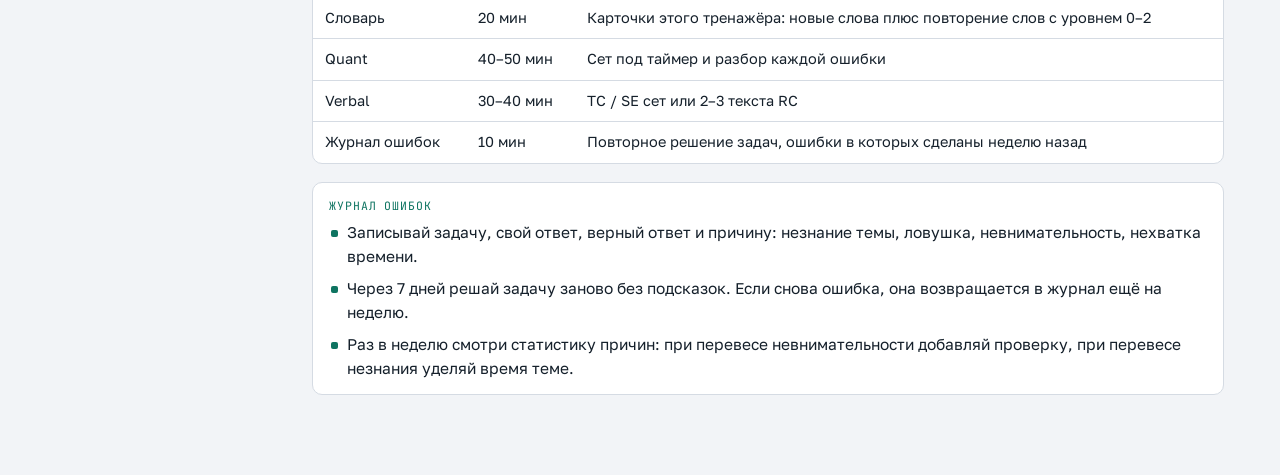
<file: gre.html>
<!doctype html>
<html lang="ru">
<head>
<meta charset="utf-8">
<meta name="viewport" content="width=device-width,initial-scale=1,viewport-fit=cover">
<meta name="robots" content="noindex,nofollow">
<meta name="theme-color" content="#F2F4F7" media="(prefers-color-scheme: light)">
<meta name="theme-color" content="#0F141A" media="(prefers-color-scheme: dark)">
<meta name="apple-mobile-web-app-capable" content="yes">
<meta name="mobile-web-app-capable" content="yes">
<meta name="apple-mobile-web-app-status-bar-style" content="black-translucent">
<meta name="apple-mobile-web-app-title" content="GRE">
<link rel="manifest" href="manifest-gre.webmanifest">
<link rel="apple-touch-icon" href="icons/gre-180.png">
<link rel="icon" type="image/png" sizes="32x32" href="icons/gre-32.png">
<link rel="stylesheet" href="fonts.css">
<style>:root{padding-top:env(safe-area-inset-top,0px);padding-bottom:env(safe-area-inset-bottom,0px)}body{margin:0}img{max-width:100%}[hidden]{display:none!important}</style>
<title>Тренажёр GRE</title>
<link rel="stylesheet" href="app/engine.css">
<style>
:root{--accent:#0E7461;--accent-soft:#DCF1EB;--accent-ink:#FFFFFF}
@media (prefers-color-scheme: dark){:root:not([data-theme="light"]){--accent:#45C9A8;--accent-soft:#12332B;--accent-ink:#0F141A}}
:root[data-theme="dark"]{--accent:#45C9A8;--accent-soft:#12332B;--accent-ink:#0F141A}
</style>
</head>
<body>
<script>window.APP = true; window.HUB_URL = "./";</script>
<script src="content/gre.js"></script>
<script src="content/gre-more.js"></script>
<script src="content/gre-math.js"></script>
<script src="app/engine.js"></script>
<script>
if ("serviceWorker" in navigator) { window.addEventListener("load", function(){ navigator.serviceWorker.register("sw.js").catch(function(){}); }); }
</script>
</body>
</html>
</file>
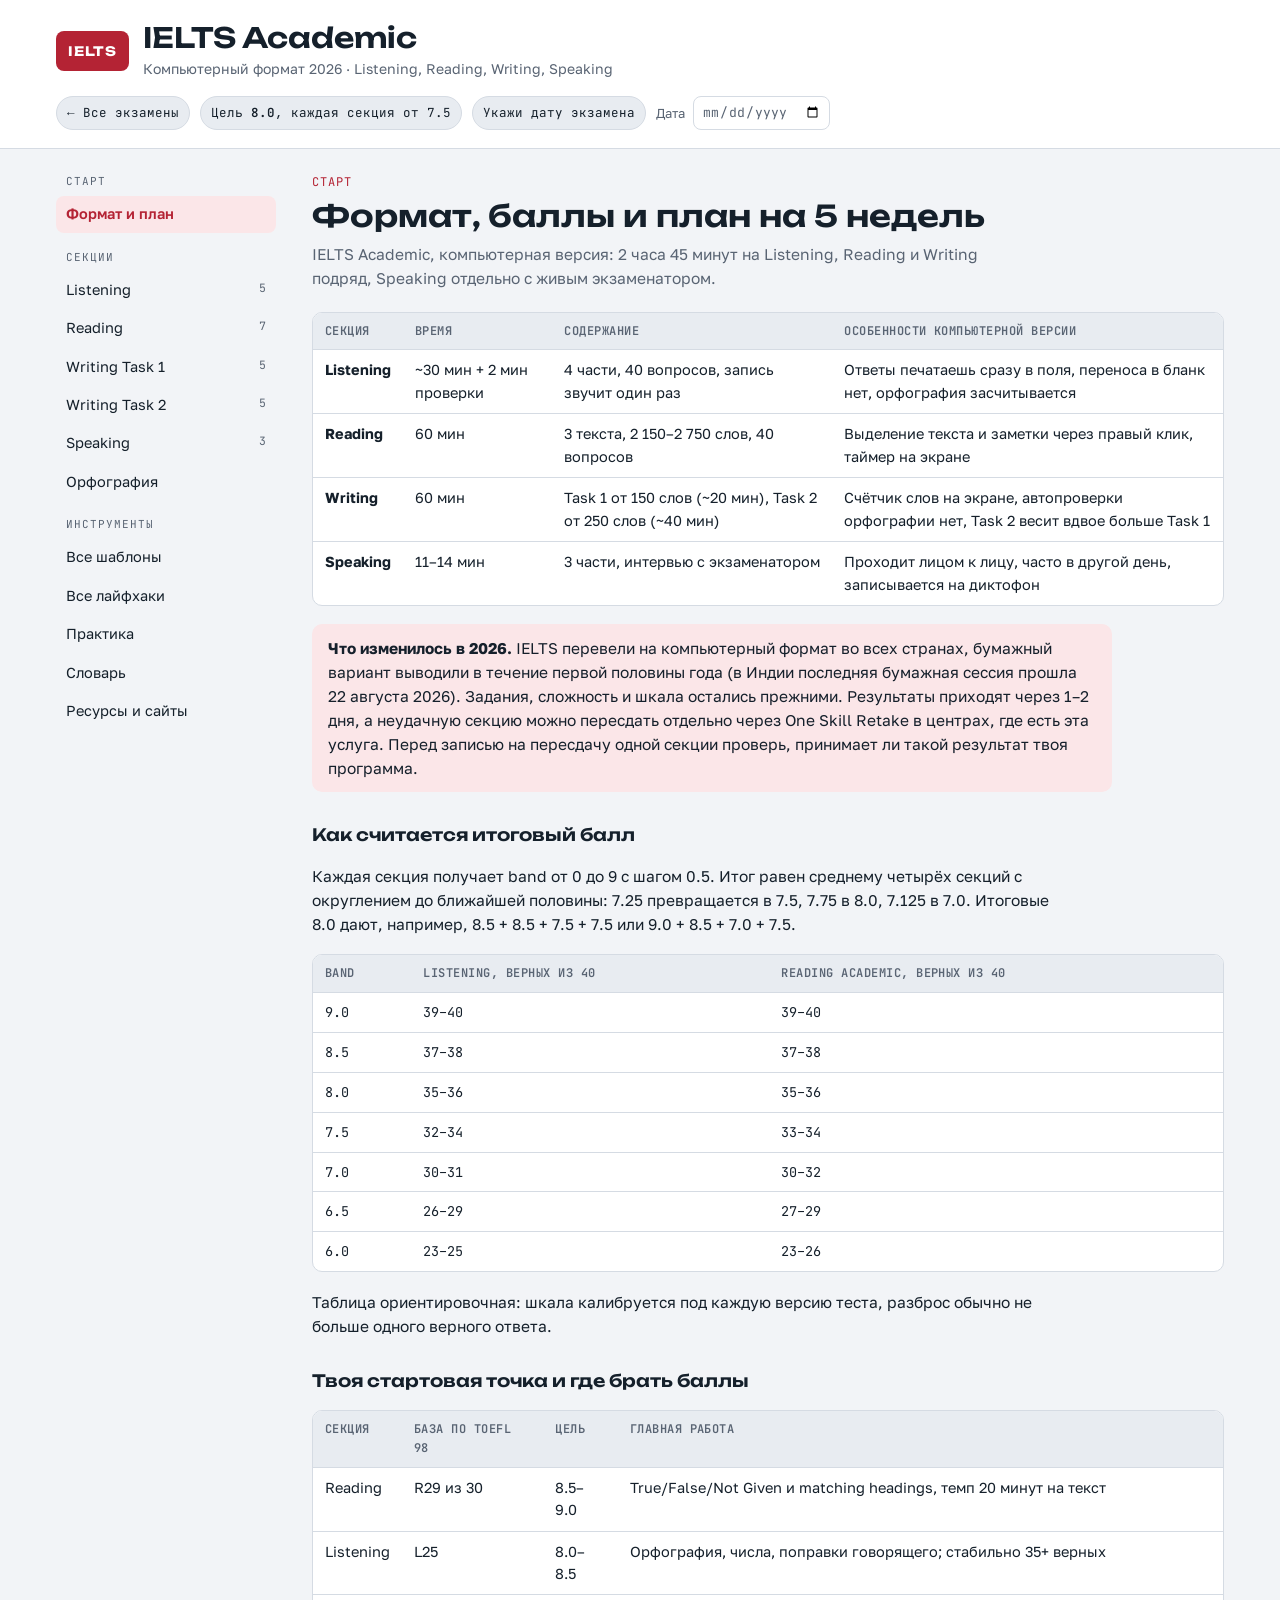
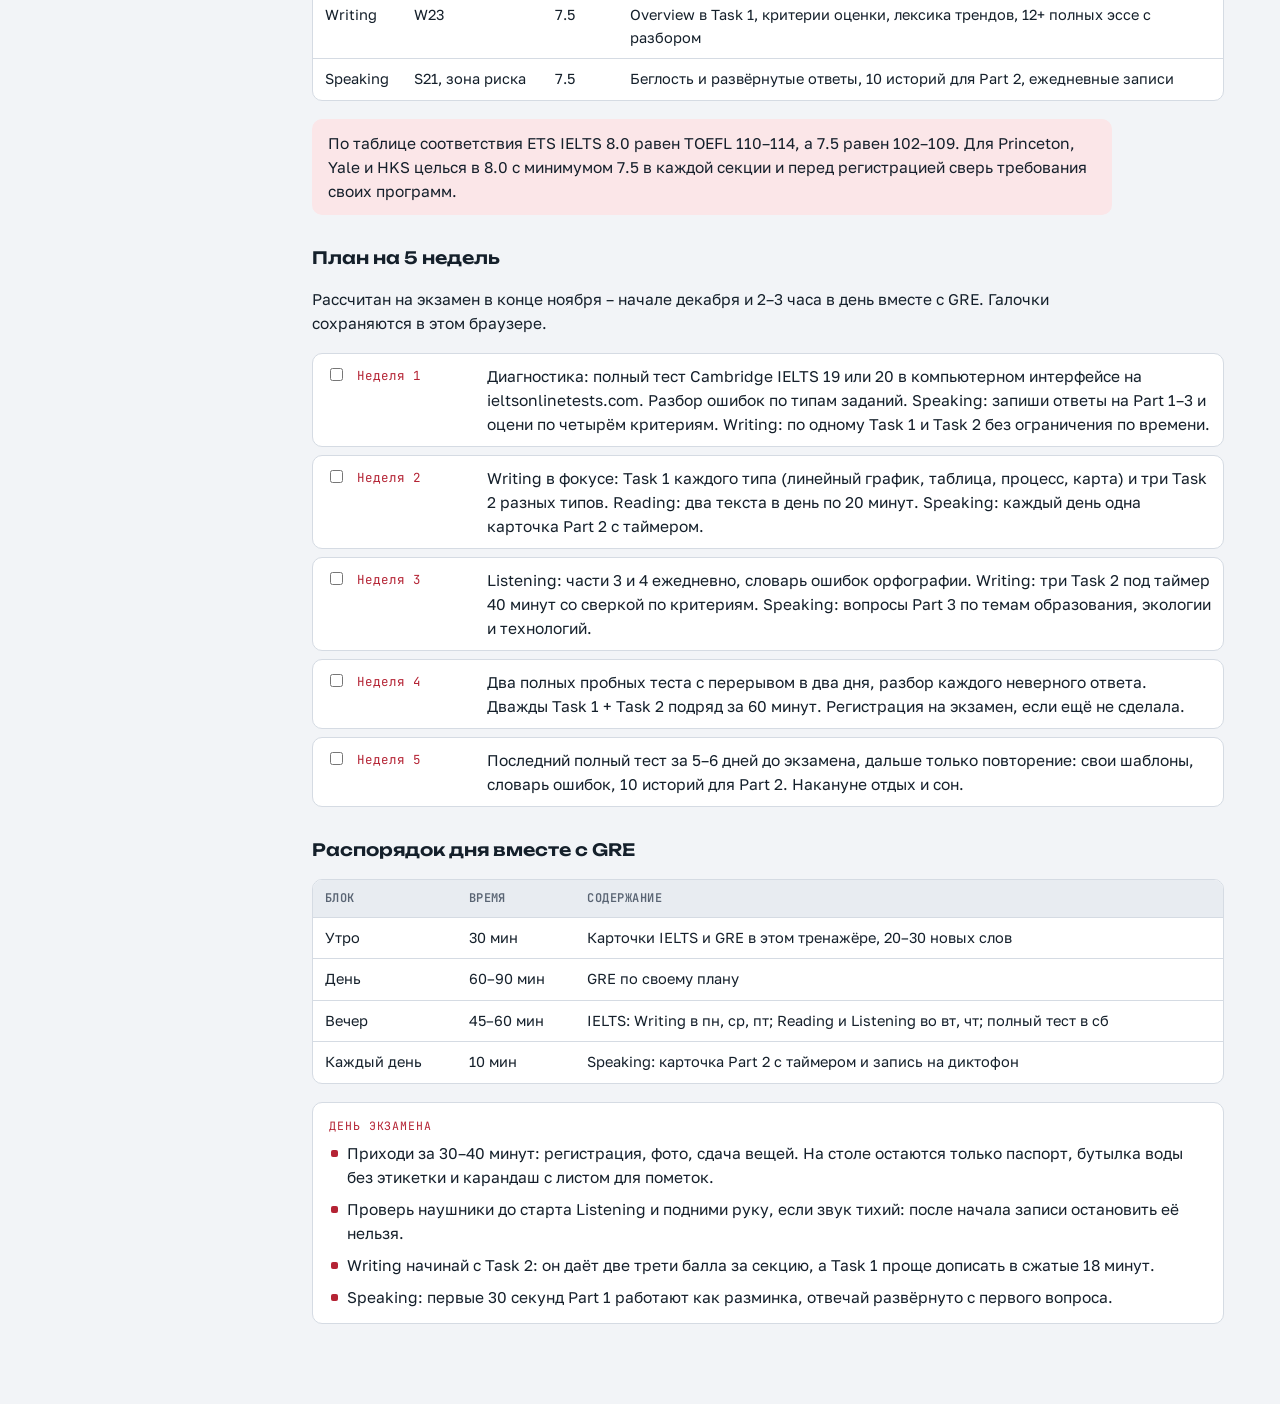
<file: ielts.html>
<!doctype html>
<html lang="ru">
<head>
<meta charset="utf-8">
<meta name="viewport" content="width=device-width,initial-scale=1,viewport-fit=cover">
<meta name="robots" content="noindex,nofollow">
<meta name="theme-color" content="#F2F4F7" media="(prefers-color-scheme: light)">
<meta name="theme-color" content="#0F141A" media="(prefers-color-scheme: dark)">
<meta name="apple-mobile-web-app-capable" content="yes">
<meta name="mobile-web-app-capable" content="yes">
<meta name="apple-mobile-web-app-status-bar-style" content="black-translucent">
<meta name="apple-mobile-web-app-title" content="IELTS">
<link rel="manifest" href="manifest-ielts.webmanifest">
<link rel="apple-touch-icon" href="icons/ielts-180.png">
<link rel="icon" type="image/png" sizes="32x32" href="icons/ielts-32.png">
<link rel="stylesheet" href="fonts.css">
<style>:root{padding-top:env(safe-area-inset-top,0px);padding-bottom:env(safe-area-inset-bottom,0px)}body{margin:0}img{max-width:100%}[hidden]{display:none!important}</style>
<title>Тренажёр IELTS Academic</title>
<link rel="stylesheet" href="app/engine.css">
<style>
:root{--accent:#B42334;--accent-soft:#FBE6E8;--accent-ink:#FFFFFF}
@media (prefers-color-scheme: dark){:root:not([data-theme="light"]){--accent:#F2777F;--accent-soft:#3A1D22;--accent-ink:#0F141A}}
:root[data-theme="dark"]{--accent:#F2777F;--accent-soft:#3A1D22;--accent-ink:#0F141A}
</style>
</head>
<body>
<script>window.APP = true; window.HUB_URL = "./";</script>
<script src="content/ielts.js"></script>
<script src="content/ielts-more.js"></script>
<script src="app/engine.js"></script>
<script>
if ("serviceWorker" in navigator) { window.addEventListener("load", function(){ navigator.serviceWorker.register("sw.js").catch(function(){}); }); }
</script>
</body>
</html>
</file>
<file: fonts.css>
@font-face{font-family:'Golos Text';font-style:normal;font-weight:400;font-display:swap;src:url(fonts/golos-text-cyrillic-400-normal.woff2) format('woff2');unicode-range:U+0301,U+0400-045F,U+0490-0491,U+04B0-04B1,U+2116}
@font-face{font-family:'Golos Text';font-style:normal;font-weight:400;font-display:swap;src:url(fonts/golos-text-latin-400-normal.woff2) format('woff2');unicode-range:U+0000-00FF,U+0131,U+0152-0153,U+02BB-02BC,U+02C6,U+02DA,U+02DC,U+0304,U+0308,U+0329,U+2000-206F,U+2074,U+20AC,U+2122,U+2191,U+2193,U+2212,U+2215,U+FEFF,U+FFFD}
@font-face{font-family:'Golos Text';font-style:normal;font-weight:500;font-display:swap;src:url(fonts/golos-text-cyrillic-500-normal.woff2) format('woff2');unicode-range:U+0301,U+0400-045F,U+0490-0491,U+04B0-04B1,U+2116}
@font-face{font-family:'Golos Text';font-style:normal;font-weight:500;font-display:swap;src:url(fonts/golos-text-latin-500-normal.woff2) format('woff2');unicode-range:U+0000-00FF,U+0131,U+0152-0153,U+02BB-02BC,U+02C6,U+02DA,U+02DC,U+0304,U+0308,U+0329,U+2000-206F,U+2074,U+20AC,U+2122,U+2191,U+2193,U+2212,U+2215,U+FEFF,U+FFFD}
@font-face{font-family:'Golos Text';font-style:normal;font-weight:600;font-display:swap;src:url(fonts/golos-text-cyrillic-600-normal.woff2) format('woff2');unicode-range:U+0301,U+0400-045F,U+0490-0491,U+04B0-04B1,U+2116}
@font-face{font-family:'Golos Text';font-style:normal;font-weight:600;font-display:swap;src:url(fonts/golos-text-latin-600-normal.woff2) format('woff2');unicode-range:U+0000-00FF,U+0131,U+0152-0153,U+02BB-02BC,U+02C6,U+02DA,U+02DC,U+0304,U+0308,U+0329,U+2000-206F,U+2074,U+20AC,U+2122,U+2191,U+2193,U+2212,U+2215,U+FEFF,U+FFFD}
@font-face{font-family:'Golos Text';font-style:normal;font-weight:700;font-display:swap;src:url(fonts/golos-text-cyrillic-700-normal.woff2) format('woff2');unicode-range:U+0301,U+0400-045F,U+0490-0491,U+04B0-04B1,U+2116}
@font-face{font-family:'Golos Text';font-style:normal;font-weight:700;font-display:swap;src:url(fonts/golos-text-latin-700-normal.woff2) format('woff2');unicode-range:U+0000-00FF,U+0131,U+0152-0153,U+02BB-02BC,U+02C6,U+02DA,U+02DC,U+0304,U+0308,U+0329,U+2000-206F,U+2074,U+20AC,U+2122,U+2191,U+2193,U+2212,U+2215,U+FEFF,U+FFFD}
@font-face{font-family:'Unbounded';font-style:normal;font-weight:500;font-display:swap;src:url(fonts/unbounded-cyrillic-500-normal.woff2) format('woff2');unicode-range:U+0301,U+0400-045F,U+0490-0491,U+04B0-04B1,U+2116}
@font-face{font-family:'Unbounded';font-style:normal;font-weight:500;font-display:swap;src:url(fonts/unbounded-latin-500-normal.woff2) format('woff2');unicode-range:U+0000-00FF,U+0131,U+0152-0153,U+02BB-02BC,U+02C6,U+02DA,U+02DC,U+0304,U+0308,U+0329,U+2000-206F,U+2074,U+20AC,U+2122,U+2191,U+2193,U+2212,U+2215,U+FEFF,U+FFFD}
@font-face{font-family:'Unbounded';font-style:normal;font-weight:600;font-display:swap;src:url(fonts/unbounded-cyrillic-600-normal.woff2) format('woff2');unicode-range:U+0301,U+0400-045F,U+0490-0491,U+04B0-04B1,U+2116}
@font-face{font-family:'Unbounded';font-style:normal;font-weight:600;font-display:swap;src:url(fonts/unbounded-latin-600-normal.woff2) format('woff2');unicode-range:U+0000-00FF,U+0131,U+0152-0153,U+02BB-02BC,U+02C6,U+02DA,U+02DC,U+0304,U+0308,U+0329,U+2000-206F,U+2074,U+20AC,U+2122,U+2191,U+2193,U+2212,U+2215,U+FEFF,U+FFFD}
@font-face{font-family:'Unbounded';font-style:normal;font-weight:700;font-display:swap;src:url(fonts/unbounded-cyrillic-700-normal.woff2) format('woff2');unicode-range:U+0301,U+0400-045F,U+0490-0491,U+04B0-04B1,U+2116}
@font-face{font-family:'Unbounded';font-style:normal;font-weight:700;font-display:swap;src:url(fonts/unbounded-latin-700-normal.woff2) format('woff2');unicode-range:U+0000-00FF,U+0131,U+0152-0153,U+02BB-02BC,U+02C6,U+02DA,U+02DC,U+0304,U+0308,U+0329,U+2000-206F,U+2074,U+20AC,U+2122,U+2191,U+2193,U+2212,U+2215,U+FEFF,U+FFFD}
@font-face{font-family:'Unbounded';font-style:normal;font-weight:800;font-display:swap;src:url(fonts/unbounded-cyrillic-800-normal.woff2) format('woff2');unicode-range:U+0301,U+0400-045F,U+0490-0491,U+04B0-04B1,U+2116}
@font-face{font-family:'Unbounded';font-style:normal;font-weight:800;font-display:swap;src:url(fonts/unbounded-latin-800-normal.woff2) format('woff2');unicode-range:U+0000-00FF,U+0131,U+0152-0153,U+02BB-02BC,U+02C6,U+02DA,U+02DC,U+0304,U+0308,U+0329,U+2000-206F,U+2074,U+20AC,U+2122,U+2191,U+2193,U+2212,U+2215,U+FEFF,U+FFFD}
@font-face{font-family:'JetBrains Mono';font-style:normal;font-weight:400;font-display:swap;src:url(fonts/jetbrains-mono-cyrillic-400-normal.woff2) format('woff2');unicode-range:U+0301,U+0400-045F,U+0490-0491,U+04B0-04B1,U+2116}
@font-face{font-family:'JetBrains Mono';font-style:normal;font-weight:400;font-display:swap;src:url(fonts/jetbrains-mono-latin-400-normal.woff2) format('woff2');unicode-range:U+0000-00FF,U+0131,U+0152-0153,U+02BB-02BC,U+02C6,U+02DA,U+02DC,U+0304,U+0308,U+0329,U+2000-206F,U+2074,U+20AC,U+2122,U+2191,U+2193,U+2212,U+2215,U+FEFF,U+FFFD}
@font-face{font-family:'JetBrains Mono';font-style:normal;font-weight:600;font-display:swap;src:url(fonts/jetbrains-mono-cyrillic-600-normal.woff2) format('woff2');unicode-range:U+0301,U+0400-045F,U+0490-0491,U+04B0-04B1,U+2116}
@font-face{font-family:'JetBrains Mono';font-style:normal;font-weight:600;font-display:swap;src:url(fonts/jetbrains-mono-latin-600-normal.woff2) format('woff2');unicode-range:U+0000-00FF,U+0131,U+0152-0153,U+02BB-02BC,U+02C6,U+02DA,U+02DC,U+0304,U+0308,U+0329,U+2000-206F,U+2074,U+20AC,U+2122,U+2191,U+2193,U+2212,U+2215,U+FEFF,U+FFFD}
</file>
<file: app/engine.css>
/* Layout: header band + sticky section rail (desktop) / scroll strip (phone) + one working column */
:root{
  --bg:#F2F4F7; --surface:#FFFFFF; --surface-2:#E8ECF1; --ink:#15202B; --muted:#596473; --line:#D5DBE3;
  --good:#17784A; --good-soft:#DDF2E6; --bad:#B42318; --bad-soft:#FBE4E1; --warn:#8A5A00;
  --f-display:"Unbounded","Golos Text",system-ui,sans-serif;
  --f-body:"Golos Text",system-ui,-apple-system,"Segoe UI",Roboto,sans-serif;
  --f-mono:"JetBrains Mono",ui-monospace,Menlo,Consolas,monospace;
  --r:10px;
}
@media (prefers-color-scheme: dark){
  :root:not([data-theme="light"]){
    --bg:#0F141A; --surface:#171E26; --surface-2:#202934; --ink:#E4E9EF; --muted:#98A3B1; --line:#2C3642;
    --good:#4CC38A; --good-soft:#143326; --bad:#F97066; --bad-soft:#3A1B19; --warn:#E3B341;
    color-scheme:dark;
  }
}
:root[data-theme="dark"]{
  --bg:#0F141A; --surface:#171E26; --surface-2:#202934; --ink:#E4E9EF; --muted:#98A3B1; --line:#2C3642;
  --good:#4CC38A; --good-soft:#143326; --bad:#F97066; --bad-soft:#3A1B19; --warn:#E3B341;
  color-scheme:dark;
}
*{box-sizing:border-box}
body{background:var(--bg);color:var(--ink);font-family:var(--f-body);font-size:15.5px;line-height:1.55;-webkit-font-smoothing:antialiased}
a{color:var(--accent);text-underline-offset:2px}
a:hover{text-decoration-thickness:2px}
code{font-family:var(--f-mono);font-size:.88em;background:var(--surface-2);padding:1px 5px;border-radius:5px}
button,input,select,textarea{font:inherit;color:inherit}
:focus-visible{outline:2px solid var(--accent);outline-offset:2px;border-radius:4px}
body::before{content:"";position:fixed;inset:0 0 auto;height:env(safe-area-inset-top,0px);z-index:30;background:var(--bg)}

/* header */
.top{background:var(--surface);border-bottom:1px solid var(--line)}
.top-in{max-width:1200px;margin:0 auto;padding-left:max(16px,env(safe-area-inset-left,0px));padding-right:max(16px,env(safe-area-inset-right,0px));padding-block:22px 18px;display:flex;flex-wrap:wrap;gap:16px 28px;align-items:flex-end;justify-content:space-between}
.brand{display:flex;gap:14px;align-items:center;min-width:0}
.stamp{font-family:var(--f-display);font-weight:700;font-size:13px;letter-spacing:.06em;color:var(--accent-ink);background:var(--accent);padding:10px 12px;border-radius:8px;white-space:nowrap}
.brand h1{font-family:var(--f-display);font-weight:600;font-size:clamp(20px,3.2vw,28px);line-height:1.15;margin:0;text-wrap:balance}
.brand p{margin:4px 0 0;color:var(--muted);font-size:14px}
.meta{display:flex;flex-wrap:wrap;gap:10px;align-items:center}
.pill{font-family:var(--f-mono);font-size:12.5px;border:1px solid var(--line);background:var(--surface-2);padding:6px 10px;border-radius:999px;white-space:nowrap}
.pill b{color:var(--accent);font-weight:600}
.pill.hub{text-decoration:none;color:var(--ink)}
.pill.hub:hover{border-color:var(--accent);color:var(--accent)}
.datebox{display:flex;align-items:center;gap:8px;font-size:13px;color:var(--muted)}
.datebox input{border:1px solid var(--line);background:var(--surface);border-radius:8px;padding:5px 8px;font-family:var(--f-mono);font-size:13px}

/* shell */
.app{max-width:1200px;margin:0 auto;padding-left:max(16px,env(safe-area-inset-left,0px));padding-right:max(16px,env(safe-area-inset-right,0px));padding-block:24px 80px;display:grid;grid-template-columns:220px minmax(0,1fr);gap:36px;align-items:start}
.rail{position:sticky;top:calc(env(safe-area-inset-top,0px) + 16px);display:flex;flex-direction:column;gap:2px}
.rail .grp{font-family:var(--f-mono);font-size:11px;letter-spacing:.09em;text-transform:uppercase;color:var(--muted);margin:14px 10px 4px}
.rail .grp:first-child{margin-top:0}
.rail a{display:flex;justify-content:space-between;gap:8px;text-decoration:none;color:var(--ink);padding:7px 10px;border-radius:8px;font-size:14.5px}
.rail a:hover{background:var(--surface-2)}
.rail a[aria-current="page"]{background:var(--accent-soft);color:var(--accent);font-weight:600}
.rail a span.n{font-family:var(--f-mono);font-size:11.5px;color:var(--muted)}
main{min-width:0}
.sec-head{margin-bottom:22px}
.sec-head .eyebrow{font-family:var(--f-mono);font-size:12px;letter-spacing:.08em;text-transform:uppercase;color:var(--accent)}
.sec-head h2{font-family:var(--f-display);font-weight:600;font-size:clamp(22px,3vw,30px);line-height:1.2;margin:6px 0 8px;text-wrap:balance}
.sec-head p{margin:0;color:var(--muted);max-width:70ch}
.stack{display:flex;flex-direction:column;gap:18px}
.prose{max-width:74ch}
.prose p{margin:0}
h3.bh{font-family:var(--f-display);font-weight:600;font-size:17px;margin:14px 0 0;line-height:1.3;scroll-margin-top:72px}
ul.bl,ol.bl{margin:0;padding-left:20px;display:flex;flex-direction:column;gap:6px;max-width:76ch}
.tablewrap{overflow-x:auto;border:1px solid var(--line);border-radius:var(--r);background:var(--surface)}
table{border-collapse:collapse;width:100%;font-size:14.5px}
th,td{text-align:left;padding:9px 12px;border-bottom:1px solid var(--line);vertical-align:top}
th{font-family:var(--f-mono);font-size:12px;letter-spacing:.04em;text-transform:uppercase;color:var(--muted);background:var(--surface-2);font-weight:600}
tr:last-child td{border-bottom:0}
td.num{font-variant-numeric:tabular-nums;font-family:var(--f-mono);font-size:13.5px;white-space:nowrap}

.note{background:var(--accent-soft);border-radius:var(--r);padding:12px 16px;max-width:80ch}
.note.warn{background:var(--bad-soft)}
.note b:first-child{color:var(--accent)}
.note.warn b:first-child{color:var(--bad)}

/* task accordion */
details.task{background:var(--surface);border:1px solid var(--line);border-radius:var(--r)}
details.task>summary{cursor:pointer;list-style:none;padding:14px 16px;display:flex;gap:12px;align-items:baseline;justify-content:space-between}
details.task>summary::-webkit-details-marker{display:none}
details.task>summary .t{font-weight:600;font-size:16px}
details.task>summary .m{font-family:var(--f-mono);font-size:12px;color:var(--muted);white-space:nowrap}
details.task>summary::after{content:"+";font-family:var(--f-mono);color:var(--accent);font-size:18px;line-height:1}
details.task[open]>summary::after{content:"–"}
details.task[open]>summary{border-bottom:1px solid var(--line)}
.tbody{padding:16px;display:flex;flex-direction:column;gap:16px}
.lbl{font-family:var(--f-mono);font-size:11.5px;letter-spacing:.08em;text-transform:uppercase;color:var(--muted);margin-bottom:6px}
.lbl.acc{color:var(--accent)}

/* template */
.tmpl{border:1px solid var(--line);border-radius:var(--r);background:var(--surface);overflow:hidden}
.tmpl-h{display:flex;justify-content:space-between;align-items:center;gap:10px;padding:8px 8px 8px 14px;background:var(--surface-2);border-bottom:1px solid var(--line)}
.tmpl-h span{font-weight:600;font-size:14px}
.tmpl pre{margin:0;padding:14px;font-family:var(--f-mono);font-size:13px;line-height:1.6;white-space:pre-wrap;word-break:break-word;overflow-x:auto}
.btn{border:1px solid var(--line);background:var(--surface);border-radius:8px;padding:6px 12px;font-size:13.5px;cursor:pointer;white-space:nowrap}
.btn:hover{border-color:var(--accent);color:var(--accent)}
.btn.pri{background:var(--accent);border-color:var(--accent);color:var(--accent-ink);font-weight:600}
.btn.pri:hover{filter:brightness(1.08);color:var(--accent-ink)}
.btn.sm{padding:3px 9px;font-size:12.5px}
.btn:disabled{opacity:.5;cursor:default}

/* phrases */
.phr{width:100%}
.phr td:first-child{font-weight:500}
.phr td.add{width:44px;text-align:right}
.addb{width:28px;height:28px;border-radius:7px;border:1px solid var(--line);background:var(--surface);cursor:pointer;font-family:var(--f-mono);color:var(--accent);font-size:15px;line-height:1}
.addb.done{background:var(--good-soft);color:var(--good);border-color:transparent;cursor:default}

/* tips */
.tips{background:var(--surface);border:1px solid var(--line);border-radius:var(--r);padding:14px 16px 14px 16px}
.tips ul{margin:0;padding:0;list-style:none;display:flex;flex-direction:column;gap:8px}
.tips li{position:relative;padding-left:18px}
.tips li::before{content:"";position:absolute;left:2px;top:.62em;width:7px;height:7px;background:var(--accent);border-radius:2px}
.tips .src{font-family:var(--f-mono);font-size:11.5px;color:var(--muted);margin-left:6px}

/* plan */
.plan{display:flex;flex-direction:column;gap:8px}
.plan label{display:grid;grid-template-columns:22px 120px minmax(0,1fr);gap:10px;align-items:start;background:var(--surface);border:1px solid var(--line);border-radius:var(--r);padding:10px 12px;cursor:pointer}
.plan label .w{font-family:var(--f-mono);font-size:12.5px;color:var(--accent);padding-top:2px}
.plan input{margin-top:4px;accent-color:var(--accent)}
.plan label.done{opacity:.6}
.plan label.done .x{text-decoration:line-through}

/* practice */
.set{background:var(--surface);border:1px solid var(--line);border-radius:var(--r)}
.set>summary{cursor:pointer;list-style:none;padding:14px 16px;display:flex;justify-content:space-between;gap:12px;align-items:baseline}
.set>summary::-webkit-details-marker{display:none}
.set>summary .t{font-weight:600}
.set>summary .m{font-family:var(--f-mono);font-size:12px;color:var(--muted);white-space:nowrap}
.set[open]>summary{border-bottom:1px solid var(--line)}
.set-b{padding:16px;display:flex;flex-direction:column;gap:16px}
.passage{background:var(--surface-2);border-radius:8px;padding:14px 16px;max-height:420px;overflow:auto;font-size:15px}
.passage p{margin:0 0 10px}
.passage p:last-child{margin:0}
.q{display:flex;flex-direction:column;gap:8px;padding-top:4px}
.q .qt{font-weight:500}
.q .qt .qn{font-family:var(--f-mono);color:var(--accent);margin-right:6px;font-size:13px}
.opts{display:flex;flex-direction:column;gap:6px}
.opt{display:flex;gap:10px;align-items:flex-start;border:1px solid var(--line);border-radius:8px;padding:8px 10px;cursor:pointer;background:var(--surface)}
.opt input{margin-top:4px;accent-color:var(--accent)}
.opt.ok{border-color:var(--good);background:var(--good-soft)}
.opt.no{border-color:var(--bad);background:var(--bad-soft)}
.q input[type=text]{border:1px solid var(--line);border-radius:8px;padding:7px 10px;background:var(--surface);max-width:360px;width:100%}
.q input.ok{border-color:var(--good);background:var(--good-soft)}
.q input.no{border-color:var(--bad);background:var(--bad-soft)}
.expl{font-size:14px;color:var(--muted);border-left:3px solid var(--line);padding-left:10px}
.expl b{color:var(--ink)}
.row{display:flex;flex-wrap:wrap;gap:10px;align-items:center}
.score{font-family:var(--f-mono);font-size:14px}
.score b{color:var(--accent)}
.tts{display:flex;flex-wrap:wrap;gap:10px;align-items:center;background:var(--accent-soft);border-radius:8px;padding:10px 12px}
.tts label{font-size:13px;display:flex;gap:6px;align-items:center}

/* drill & writer */
.tool{background:var(--surface);border:1px solid var(--line);border-radius:var(--r);padding:16px;display:flex;flex-direction:column;gap:14px}
.tool h3{margin:0;font-size:16px}
.cue{background:var(--surface-2);border-radius:8px;padding:14px 16px;white-space:pre-wrap;font-size:15.5px;min-height:64px}
.clock{font-family:var(--f-mono);font-size:34px;font-variant-numeric:tabular-nums;letter-spacing:.02em}
.clock.run{color:var(--accent)}
.clock.end{color:var(--bad)}
.writer textarea{width:100%;min-height:280px;border:1px solid var(--line);border-radius:8px;padding:12px 14px;background:var(--surface);line-height:1.6;resize:vertical;font-size:15px}
.wc{font-family:var(--f-mono);font-size:13px}
.wc.low{color:var(--bad)}
.wc.ok{color:var(--good)}
select.inp,input.inp,textarea.inp{border:1px solid var(--line);border-radius:8px;padding:7px 10px;background:var(--surface);min-width:0}

/* resources */
.res-grp{display:flex;flex-direction:column;gap:8px}
.res{display:grid;grid-template-columns:minmax(0,260px) minmax(0,1fr);gap:4px 18px;padding:10px 0;border-bottom:1px solid var(--line)}
.res:last-child{border-bottom:0}
.res a{font-weight:600}
.res .d{color:var(--muted);font-size:14.5px}
.resbox{background:var(--surface);border:1px solid var(--line);border-radius:var(--r);padding:4px 16px}

/* vocab */
.stats{display:grid;grid-template-columns:repeat(auto-fit,minmax(130px,1fr));gap:10px}
.stat{background:var(--surface);border:1px solid var(--line);border-radius:var(--r);padding:10px 14px}
.stat .v{font-family:var(--f-mono);font-size:22px;font-variant-numeric:tabular-nums}
.stat .k{font-size:12.5px;color:var(--muted)}
.tabs{display:flex;gap:6px;flex-wrap:wrap}
.tab{border:1px solid var(--line);background:var(--surface);padding:7px 14px;border-radius:999px;cursor:pointer;font-size:14px}
.tab[aria-selected="true"]{background:var(--ink);color:var(--bg);border-color:var(--ink)}
.chips{display:flex;gap:6px;overflow-x:auto;padding-bottom:4px;scrollbar-width:thin}
.chip{border:1px solid var(--line);background:var(--surface);padding:5px 11px;border-radius:999px;cursor:pointer;font-size:13px;white-space:nowrap}
.chip[aria-pressed="true"]{background:var(--accent-soft);border-color:var(--accent);color:var(--accent);font-weight:600}
.chip .n{font-family:var(--f-mono);font-size:11px;opacity:.75;margin-left:4px}
.fc-wrap{display:flex;flex-direction:column;gap:12px;align-items:stretch;max-width:640px}
.fc{background:var(--surface);border:1px solid var(--line);border-radius:14px;min-height:220px;padding:28px 24px;display:flex;flex-direction:column;justify-content:center;gap:12px;cursor:pointer;text-align:center;user-select:none}
.fc .term{font-size:clamp(22px,4vw,30px);font-weight:600;line-height:1.25}
.fc .mean{font-size:17px}
.fc .ex{font-size:14.5px;color:var(--muted);font-style:italic}
.fc .hint{font-family:var(--f-mono);font-size:11.5px;color:var(--muted)}
.fc .dk{font-family:var(--f-mono);font-size:11.5px;color:var(--accent);letter-spacing:.06em;text-transform:uppercase}
.grade{display:grid;grid-template-columns:repeat(3,1fr);gap:8px}
.grade .btn{padding:10px;font-size:14px}
.grade .g0:hover{border-color:var(--bad);color:var(--bad)}
.grade .g2:hover{border-color:var(--good);color:var(--good)}
.dots{display:inline-flex;gap:3px;vertical-align:middle}
.dots i{width:7px;height:7px;border-radius:2px;background:var(--line)}
.dots i.on{background:var(--accent)}
.vt td{font-size:14.5px}
.vt td .ex{color:var(--muted);font-size:13.5px}
.form{display:grid;grid-template-columns:repeat(auto-fit,minmax(200px,1fr));gap:10px}
.form label{display:flex;flex-direction:column;gap:4px;font-size:13px;color:var(--muted)}
.mode{font-family:var(--f-mono);font-size:12px;padding:4px 9px;border-radius:999px;background:var(--surface-2);color:var(--muted)}
.mode.sync{background:var(--good-soft);color:var(--good)}
.empty{color:var(--muted);padding:18px;border:1px dashed var(--line);border-radius:var(--r);text-align:center}
.toast{position:fixed;left:50%;transform:translateX(-50%);bottom:calc(20px + env(safe-area-inset-bottom,0px));background:var(--ink);color:var(--bg);padding:10px 16px;border-radius:10px;font-size:14px;z-index:50;max-width:calc(100% - 32px)}
.confirm{display:inline-flex;gap:6px;align-items:center;font-size:13px}

/* bilingual course */
.bi{max-width:76ch;display:flex;flex-direction:column;gap:4px}
.bi p{margin:0}
.ru{color:var(--muted);font-size:14.5px;border-left:2px solid var(--line);padding-left:10px}
.bi .ru{margin-top:2px}
body.hide-ru .ru{display:none}
.toc{display:flex;flex-wrap:wrap;gap:6px}
.fx{border:1px solid var(--line);border-radius:var(--r);background:var(--surface);overflow:hidden}
.fx-r{display:grid;grid-template-columns:minmax(0,1.15fr) minmax(0,1fr);gap:4px 16px;padding:9px 14px;border-bottom:1px solid var(--line)}
.fx-r:last-child{border-bottom:0}
.fx-f{font-family:var(--f-mono);font-size:13.5px;line-height:1.55;overflow-wrap:anywhere}
.fx-d{color:var(--muted);font-size:14px}
body.hide-ru .fx-d{display:none}
body.hide-ru .fx-r{grid-template-columns:minmax(0,1fr)}
.ex{background:var(--surface);border:1px solid var(--line);border-left:3px solid var(--accent);border-radius:var(--r);padding:14px 16px;display:flex;flex-direction:column;gap:10px;max-width:84ch}
.ex-h{display:flex;gap:10px;align-items:baseline;flex-wrap:wrap}
.ex-h .lbl{margin:0}
.ex-tag{font-family:var(--f-mono);font-size:11.5px;color:var(--muted);border:1px solid var(--line);border-radius:999px;padding:1px 8px}
.ex-q{font-weight:500}
.ex-sol{display:flex;flex-direction:column;gap:10px;border-top:1px dashed var(--line);padding-top:10px}
.ex-steps{margin:0;padding-left:20px;display:flex;flex-direction:column;gap:8px}
.ex-steps li .ru{margin-top:3px}
.ex-ans{font-weight:600;color:var(--accent)}
.tips li .ru{border:0;padding:0;display:inline}
@media (max-width:860px){
  .app{grid-template-columns:minmax(0,1fr);gap:18px;padding-block:0 64px}
  .rail{position:sticky;top:env(safe-area-inset-top,0px);z-index:20;flex-direction:row;overflow-x:auto;background:var(--bg);margin-inline:calc(-1 * max(16px,env(safe-area-inset-left,0px)));padding:10px max(16px,env(safe-area-inset-left,0px));border-bottom:1px solid var(--line);scrollbar-width:none}
  .rail .grp{display:none}
  .rail a{white-space:nowrap;border:1px solid var(--line);background:var(--surface);border-radius:999px;padding:6px 12px;font-size:13.5px}
  .rail a span.n{display:none}
  .res{grid-template-columns:minmax(0,1fr)}
  .fx-r{grid-template-columns:minmax(0,1fr)}
  .plan label{grid-template-columns:22px minmax(0,1fr)}
  .plan label .w{grid-column:2}
  .plan label .x{grid-column:2}
}
@media (prefers-reduced-motion:reduce){*{transition:none!important;animation:none!important}}
</file>
